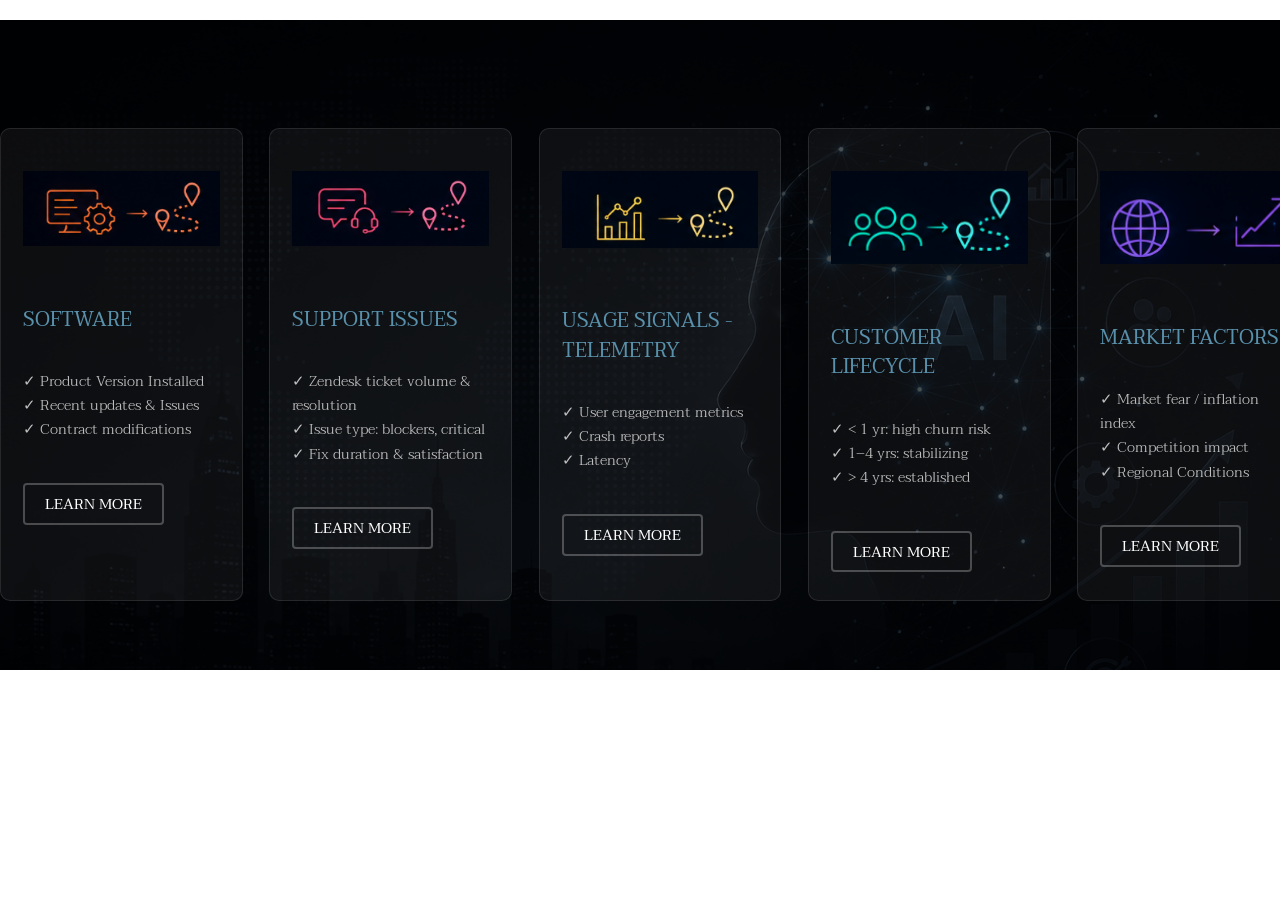
<file: agentic_ai.html>
<!DOCTYPE HTML>
<!--
	Transitive by TEMPLATED
	templated.co @templatedco
	Released for free under the Creative Commons Attribution 3.0 license (templated.co/license)
-->
<html>
	<head>
		<title>Nithin Reddy Nagireddy - AI Engineer</title>
		<meta charset="utf-8" />
		<meta name="viewport" content="width=device-width, initial-scale=1" />
		<link rel="stylesheet" href="assets/css/main.css" />
	</head>
	<body>

		<!-- Two -->
			<section id="two" class="wrapper style3">
				<div class="inner">
					<div id=".skills-grid-3" class="skills-grid-3">
						<div class="skill-card">
							<div class="image fit">
								<img src="images/multi agent/contracts.png" alt="" />
							</div>
							<header>
								<h3>Software</h3>
							</header>
							<p>✓   Product Version Installed <br>✓   Recent updates & Issues <br>✓   Contract modifications</p>
							<ul class="actions">
								<li><a href="#" class="button alt">Learn More</a></li>
							</ul>
						</div>
						<div class="skill-card">
							<div class="image fit">
								<img src="images/multi agent/tickets.png" alt="" />
							</div>
							<header>
								<h3>Support Issues</h3>
							</header>
							<p>✓   Zendesk ticket volume & resolution <br>✓   Issue type: blockers, critical <br>✓   Fix duration & satisfaction</p>
							<ul class="actions">
								<li><a href="#" class="button alt">Learn More</a></li>
							</ul>
						</div>
						<div class="skill-card">
							<div class="image fit">
								<img src="images/multi agent/telemetry.png" alt="" />
							</div>
							<header>
								<h3>Usage Signals - Telemetry</h3>
							</header>
							<p>✓   User engagement metrics <br>✓   Crash reports <br>✓   Latency</p>
							<ul class="actions">
								<li><a href="#" class="button alt">Learn More</a></li>
							</ul>
						</div>
						<div class="skill-card">
							<div class="image fit">
								<img src="images/multi agent/customer_lifetime.png" alt="" />
							</div>
							<header>
								<h3>Customer Lifecycle</h3>
							</header>
							<p>✓    < 1 yr: high churn risk <br>✓    1–4 yrs: stabilizing <br>✓    > 4 yrs: established</p>
							<ul class="actions">
								<li><a href="#" class="button alt">Learn More</a></li>
							</ul>
						</div>
						<div class="skill-card">
							<div class="image fit">
								<img src="images/multi agent/competition.png" alt="" />
							</div>
							<header>
								<h3>Market Factors</h3>
							</header>
							<p>✓   Market fear / inflation index <br>✓   Competition impact <br>✓   Regional Conditions </p>
							<ul class="actions">
								<li><a href="#" class="button alt">Learn More</a></li>
							</ul>
						</div>


					</div>
				</div>

	</body>
</html>
</file>
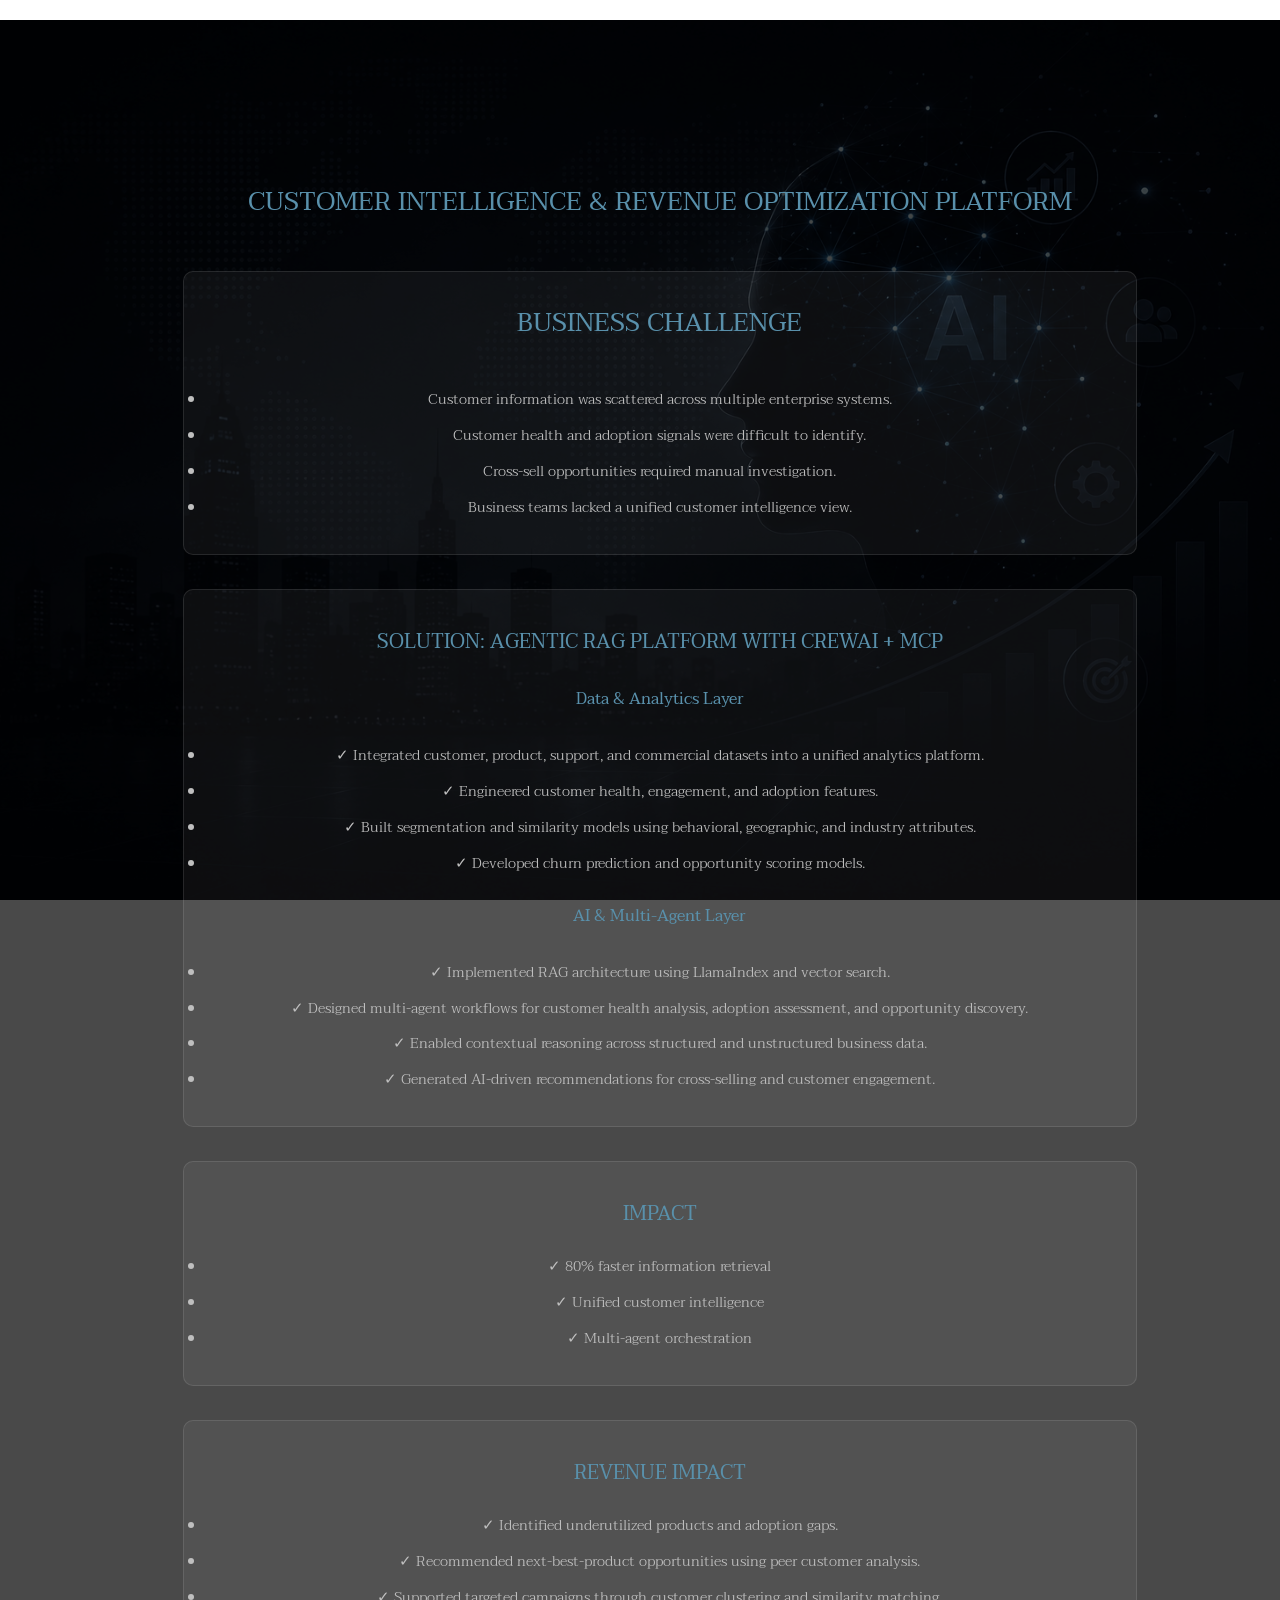
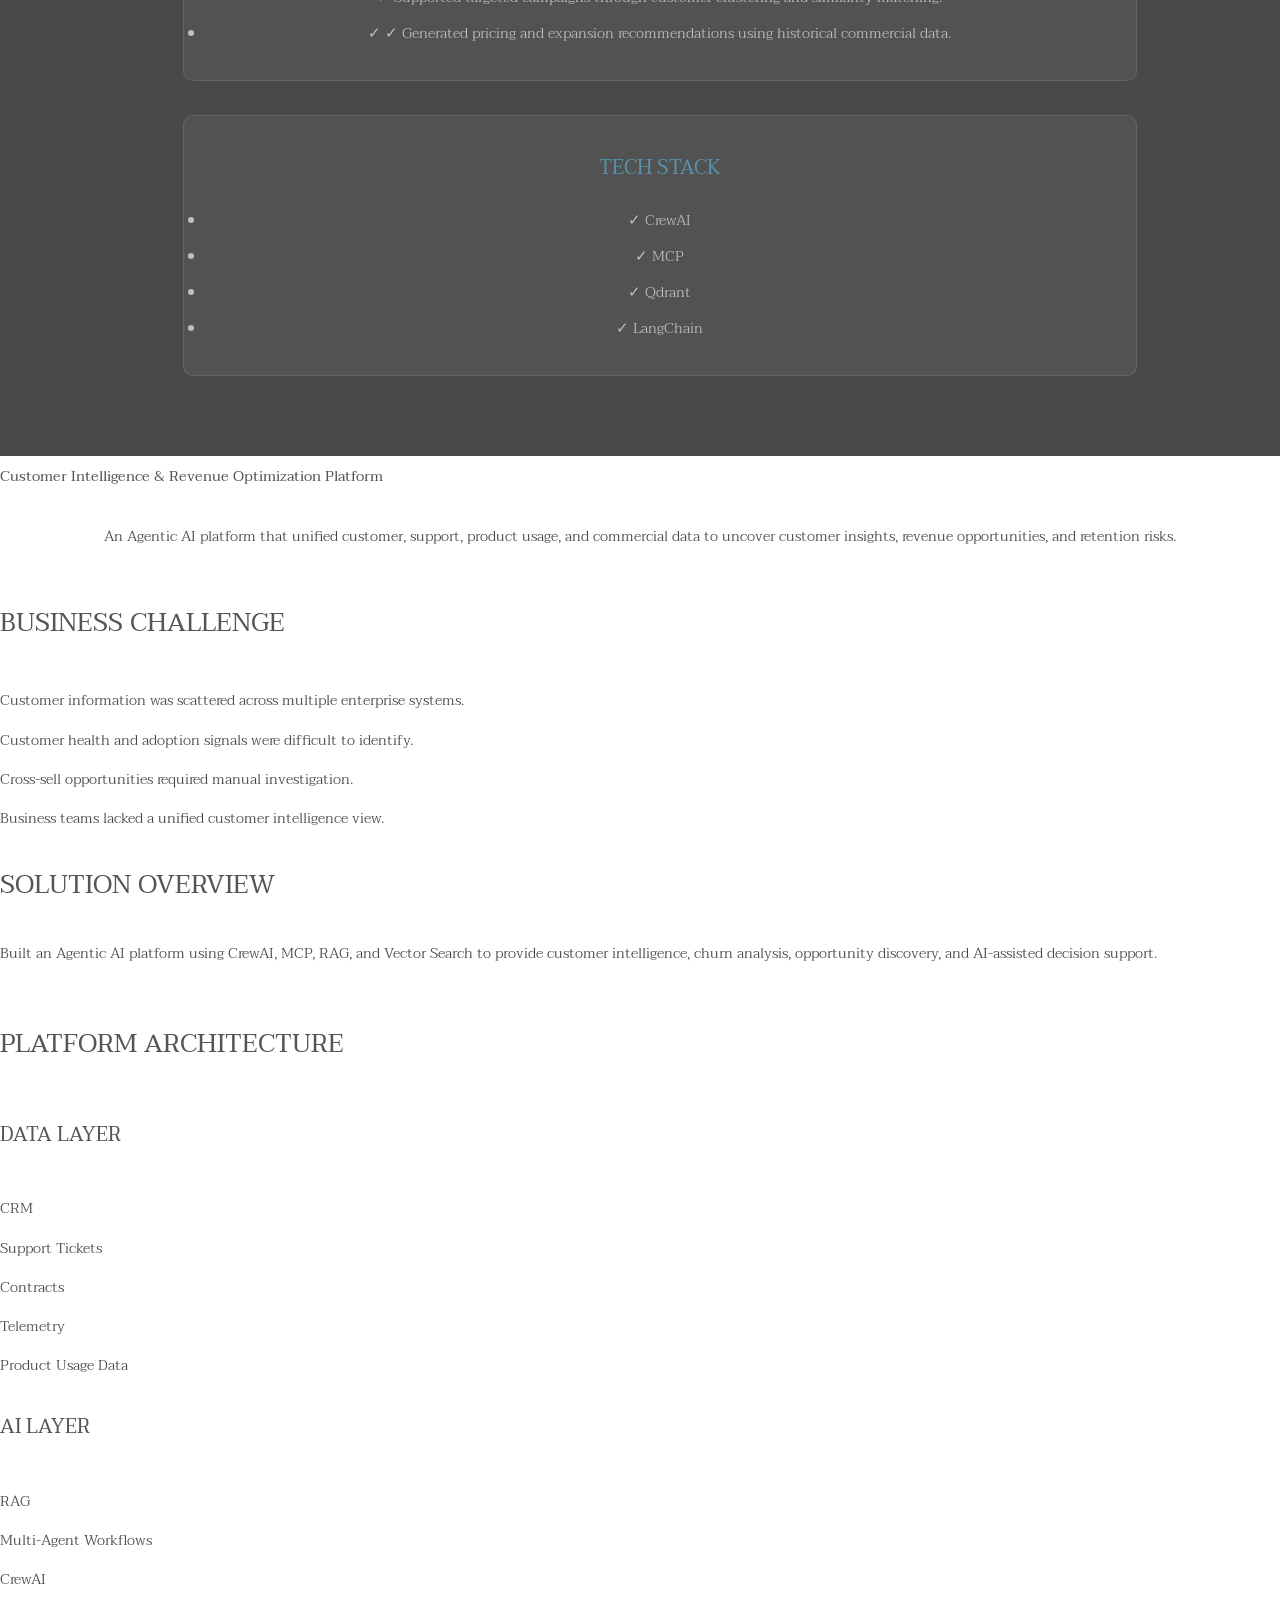
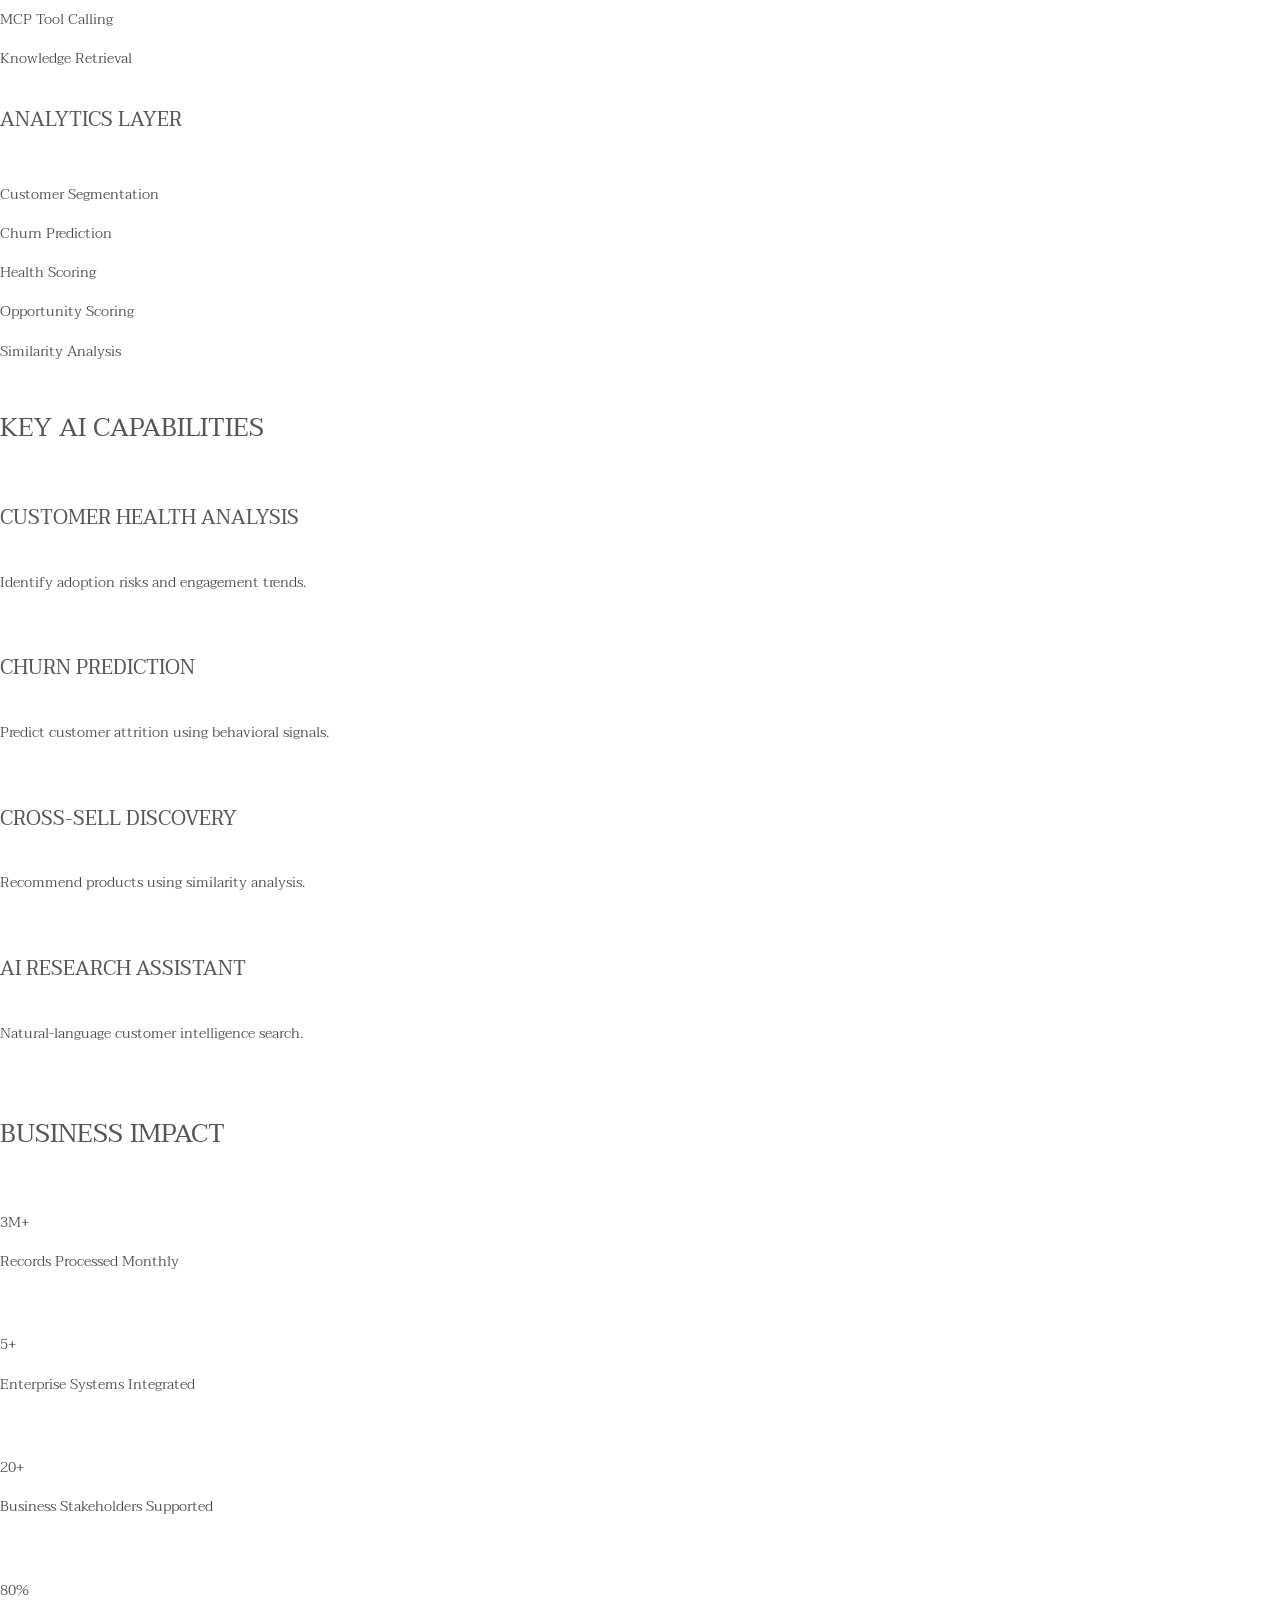
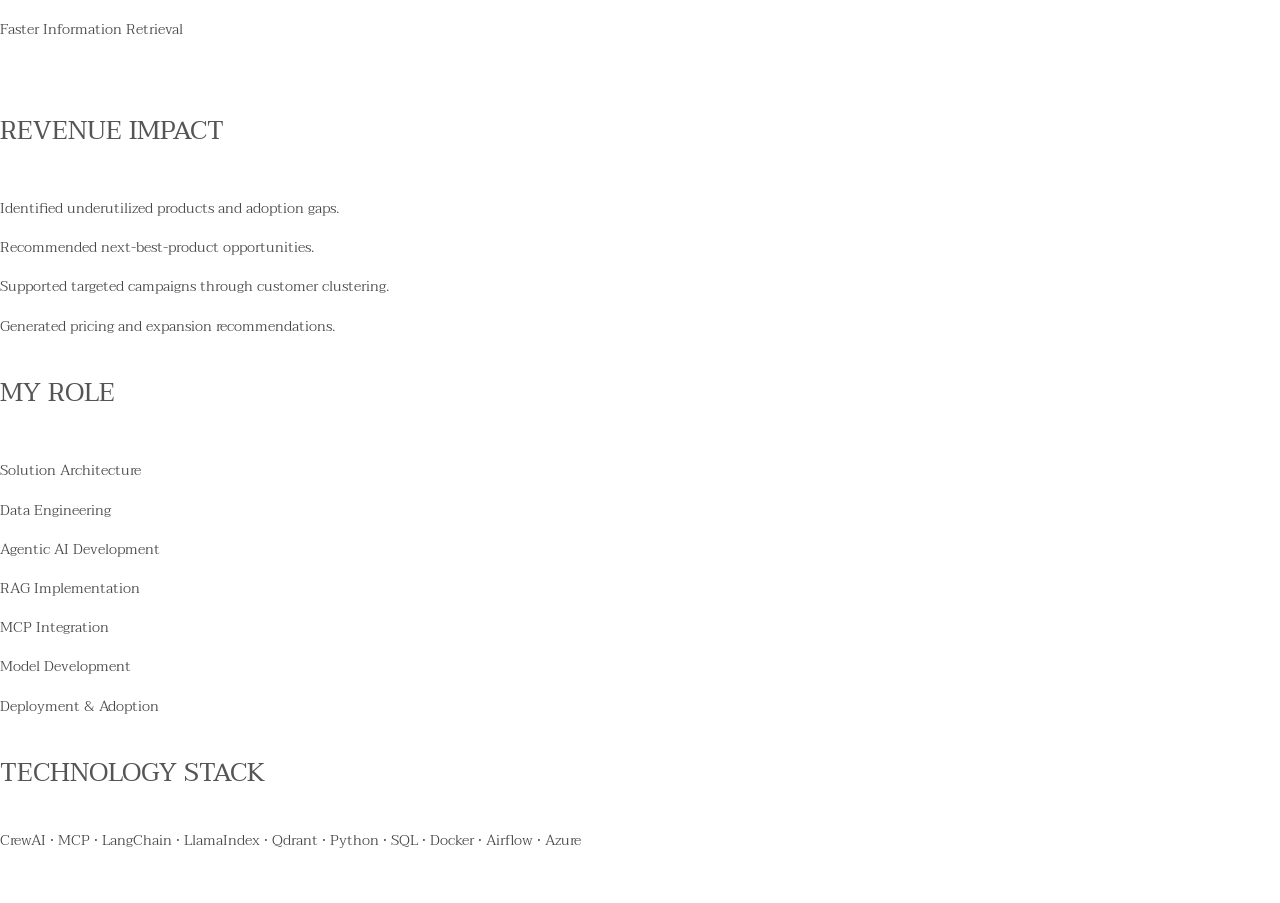
<file: cirop_details.html>
<!DOCTYPE HTML>
<!--
	Transitive by TEMPLATED
	templated.co @templatedco
	Released for free under the Creative Commons Attribution 3.0 license (templated.co/license)
-->
<html>
	<head>
		<title>Nithin Reddy Nagireddy - AI Engineer</title>
		<meta charset="utf-8" />
		<meta name="viewport" content="width=device-width, initial-scale=1" />
		<link rel="stylesheet" href="assets/css/main.css" />
	</head>
	<body>

		<!-- Four -->
			<section id="four" class="wrapper style3">
				<div class="inner">

					<header class="align-center">
                        <h2>Customer Intelligence & Revenue Optimization Platform</h2>
						<section id="skills" class="skills-section">
							<div class="container">

								<div class="skills-grid-2">

									<div class="skill-card">
										<h2>Business Challenge</h2>
										<ul>
										<li>Customer information was scattered across multiple enterprise systems.</li>
										<li>Customer health and adoption signals were difficult to identify.</li>
										<li>Cross-sell opportunities required manual investigation.</li>
										<li>Business teams lacked a unified customer intelligence view.</li>
										</ul>
									</div>
								</div>
							</div>
						</section>

						<section id="skills" class="skills-section">
							<div class="container">

								<div class="skills-grid-2">

									<div class="skill-card">
										<ul>
                                            <h3>Solution: Agentic RAG platform with CrewAI + MCP</h3>
                                            <h4>Data & Analytics Layer</h4>
											<li>✓  Integrated customer, product, support, and commercial datasets into a unified analytics platform.</li>
											<li>✓  Engineered customer health, engagement, and adoption features.</li>
											<li>✓  Built segmentation and similarity models using behavioral, geographic, and industry attributes.</li>
                                            <li>✓  Developed churn prediction and opportunity scoring models.</li>
                                        </ul>
                                        <ul>
                                            <h4>AI & Multi-Agent Layer</h4>
											<li>✓  Implemented RAG architecture using LlamaIndex and vector search.</li>
                                            <li>✓  Designed multi-agent workflows for customer health analysis, adoption assessment, and opportunity discovery.</li>
                                            <li>✓  Enabled contextual reasoning across structured and unstructured business data.</li>
                                            <li>✓  Generated AI-driven recommendations for cross-selling and customer engagement.</li>
                                        </ul>
									</div>
								</div>
							</div>
						</section>
						
						<section id="skills" class="skills-section">
							<div class="container">

								<div class="skills-grid-2">
                                    
									<div class="skill-card">
										<ul>
                                            <h3>Impact</h3>
											<li>✓ 80% faster information retrieval</li>
											<li>✓ Unified customer intelligence</li>
											<li>✓ Multi-agent orchestration</li>
										</ul>
									</div>
								</div>
							</div>
						</section>
						
						<section id="skills" class="skills-section">
							<div class="container">

								<div class="skills-grid-2">
                                    
									<div class="skill-card">
										<ul>
                                            <h3>Revenue Impact</h3>
											<li>✓ Identified underutilized products and adoption gaps.</li>
											<li>✓ Recommended next-best-product opportunities using peer customer analysis.</li>
											<li>✓ Supported targeted campaigns through customer clustering and similarity matching.</li>
                                            <li>✓ ✓ Generated pricing and expansion recommendations using historical commercial data.</li>
										</ul>
									</div>
								</div>
							</div>
						</section>
						
						<section id="skills" class="skills-section">
							<div class="container">

								<div class="skills-grid-2">
									<div class="skill-card">
										<ul>
                                            <h3>Tech Stack</h3>
											<li>✓ CrewAI</li>
											<li>✓ MCP</li>
											<li>✓ Qdrant</li>
											<li>✓ LangChain</li>
										</ul>
									</div>
								</div>
							</div>
						</section>
				</div>
			</section>

	</body>
</html>



</head>

<body>

<h1>Customer Intelligence & Revenue Optimization Platform</h1>

<p style="text-align:center">
An Agentic AI platform that unified customer, support, product usage, and commercial data to uncover customer insights, revenue opportunities, and retention risks.
</p>

<div class="section">
<h2>Business Challenge</h2>

<ul>
<li>Customer information was scattered across multiple enterprise systems.</li>
<li>Customer health and adoption signals were difficult to identify.</li>
<li>Cross-sell opportunities required manual investigation.</li>
<li>Business teams lacked a unified customer intelligence view.</li>
</ul>

</div>

<div class="section">

<h2>Solution Overview</h2>

<p>
Built an Agentic AI platform using CrewAI, MCP, RAG, and Vector Search
to provide customer intelligence, churn analysis, opportunity discovery,
and AI-assisted decision support.
</p>

</div>

<div class="section">

<h2>Platform Architecture</h2>

<div class="grid">

<div class="card">
<h3>Data Layer</h3>

<ul>
<li>CRM</li>
<li>Support Tickets</li>
<li>Contracts</li>
<li>Telemetry</li>
<li>Product Usage Data</li>
</ul>
</div>

<div class="card">
<h3>AI Layer</h3>

<ul>
<li>RAG</li>
<li>Multi-Agent Workflows</li>
<li>CrewAI</li>
<li>MCP Tool Calling</li>
<li>Knowledge Retrieval</li>
</ul>
</div>

<div class="card">
<h3>Analytics Layer</h3>

<ul>
<li>Customer Segmentation</li>
<li>Churn Prediction</li>
<li>Health Scoring</li>
<li>Opportunity Scoring</li>
<li>Similarity Analysis</li>
</ul>
</div>

</div>

</div>

<div class="section">

<h2>Key AI Capabilities</h2>

<div class="grid">

<div class="card">
<h3>Customer Health Analysis</h3>
<p>Identify adoption risks and engagement trends.</p>
</div>

<div class="card">
<h3>Churn Prediction</h3>
<p>Predict customer attrition using behavioral signals.</p>
</div>

<div class="card">
<h3>Cross-Sell Discovery</h3>
<p>Recommend products using similarity analysis.</p>
</div>

<div class="card">
<h3>AI Research Assistant</h3>
<p>Natural-language customer intelligence search.</p>
</div>

</div>

</div>

<div class="section">

<h2>Business Impact</h2>

<div class="grid">

<div class="card">
<div class="metric">3M+</div>
<p>Records Processed Monthly</p>
</div>

<div class="card">
<div class="metric">5+</div>
<p>Enterprise Systems Integrated</p>
</div>

<div class="card">
<div class="metric">20+</div>
<p>Business Stakeholders Supported</p>
</div>

<div class="card">
<div class="metric">80%</div>
<p>Faster Information Retrieval</p>
</div>

</div>

</div>

<div class="section">

<h2>Revenue Impact</h2>

<ul>
<li>Identified underutilized products and adoption gaps.</li>
<li>Recommended next-best-product opportunities.</li>
<li>Supported targeted campaigns through customer clustering.</li>
<li>Generated pricing and expansion recommendations.</li>
</ul>

</div>

<div class="section">

<h2>My Role</h2>

<ul>
<li>Solution Architecture</li>
<li>Data Engineering</li>
<li>Agentic AI Development</li>
<li>RAG Implementation</li>
<li>MCP Integration</li>
<li>Model Development</li>
<li>Deployment & Adoption</li>
</ul>

</div>

<div class="section">

<h2>Technology Stack</h2>

<p>
CrewAI • MCP • LangChain • LlamaIndex • Qdrant • Python • SQL • Docker • Airflow • Azure
</p>

</div>

</body>
</html>
</file>
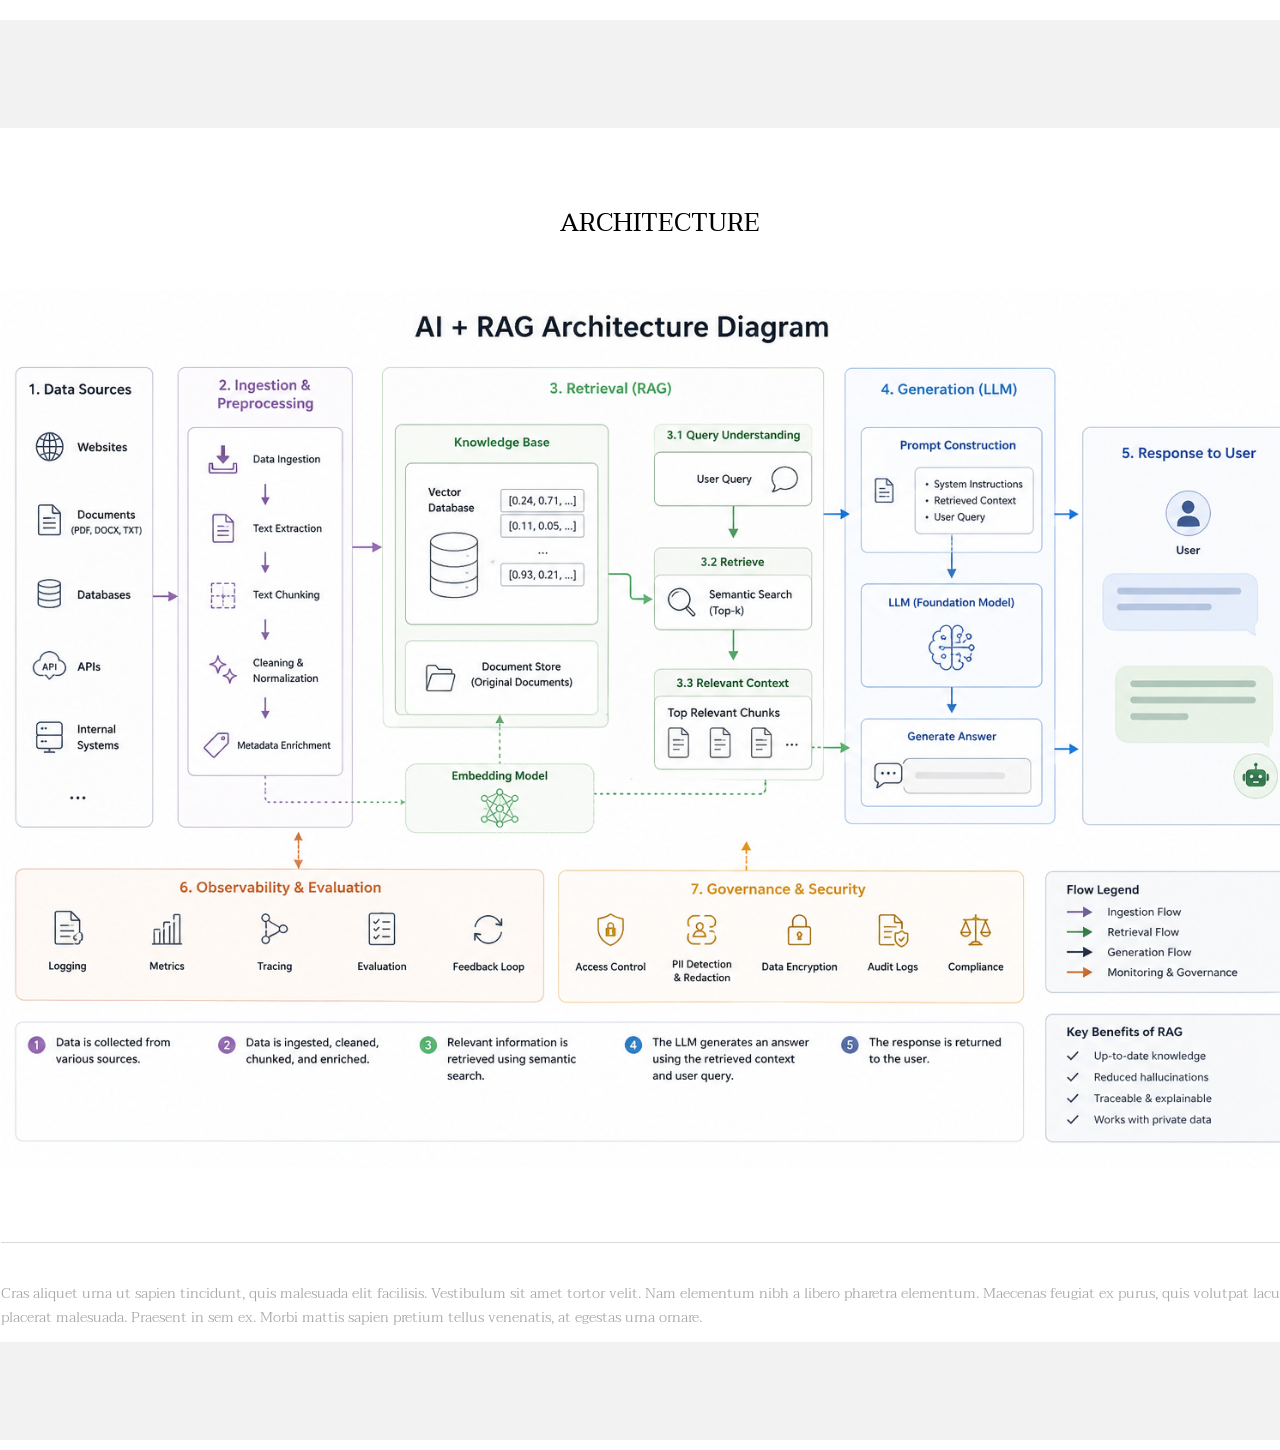
<file: rag_infra.html>
<!DOCTYPE HTML>
<!--
	Transitive by TEMPLATED
	templated.co @templatedco
	Released for free under the Creative Commons Attribution 3.0 license (templated.co/license)
-->
<html>
	<head>
		<title>Nithin Reddy Nagireddy - AI Engineer</title>
		<meta charset="utf-8" />
		<meta name="viewport" content="width=device-width, initial-scale=1" />
		<link rel="stylesheet" href="assets/css/main.css" />
	</head>
	<body>

    
    <!-- Three -->
        <section id="three" class="wrapper style2">
            <div class="inner">

                    <div>
                        <div class="box">
                            
                            <div class="content">
                                <header class="align-center">
                                    <h2>Architecture</h2>
                                    <div class="image fit">
                                        <img src="images/ai_rag.png" alt="" />
                                    </div>
                                </header>
                                <hr />
                                <p> Cras aliquet urna ut sapien tincidunt, quis malesuada elit facilisis. Vestibulum sit amet tortor velit. Nam elementum nibh a libero pharetra elementum. Maecenas feugiat ex purus, quis volutpat lacus placerat malesuada. Praesent in sem ex. Morbi mattis sapien pretium tellus venenatis, at egestas urna ornare.</p>
                            </div>
                        </div>
                    </div>


	</body>
</html>
</file>
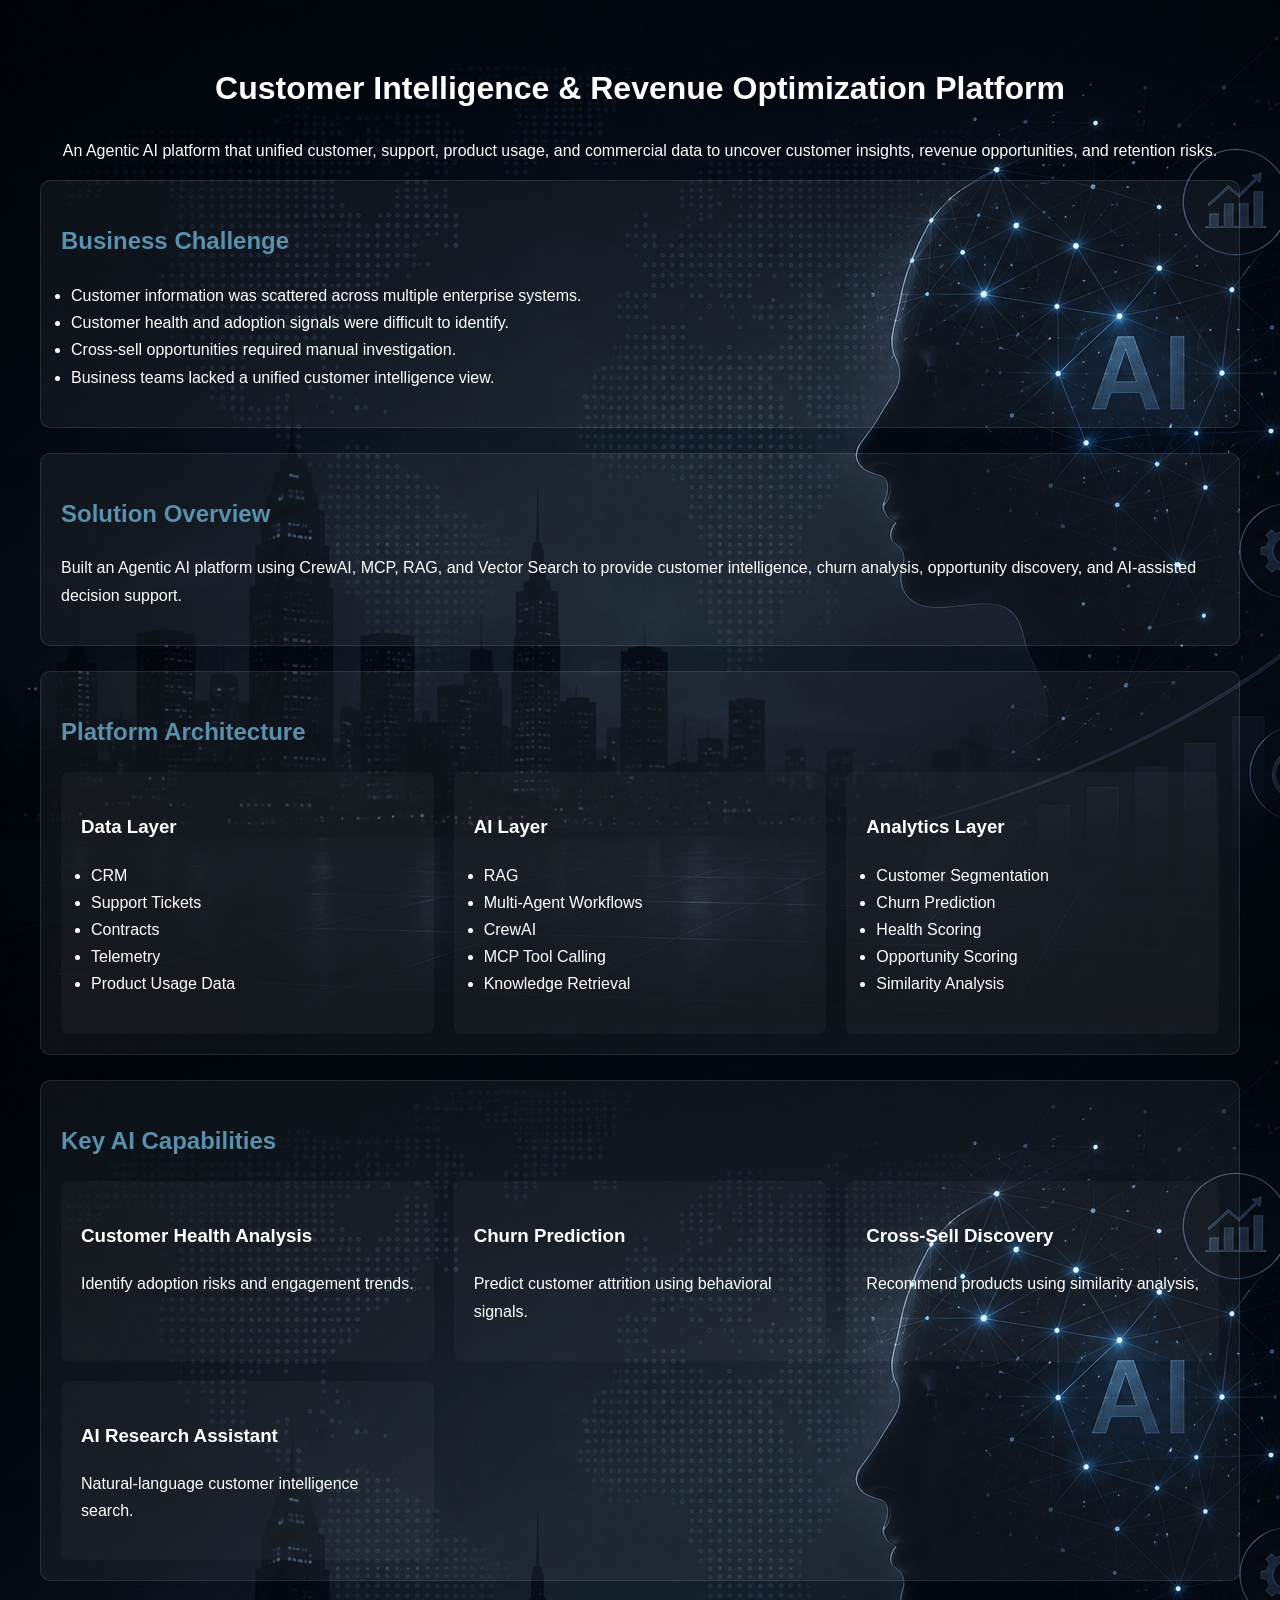
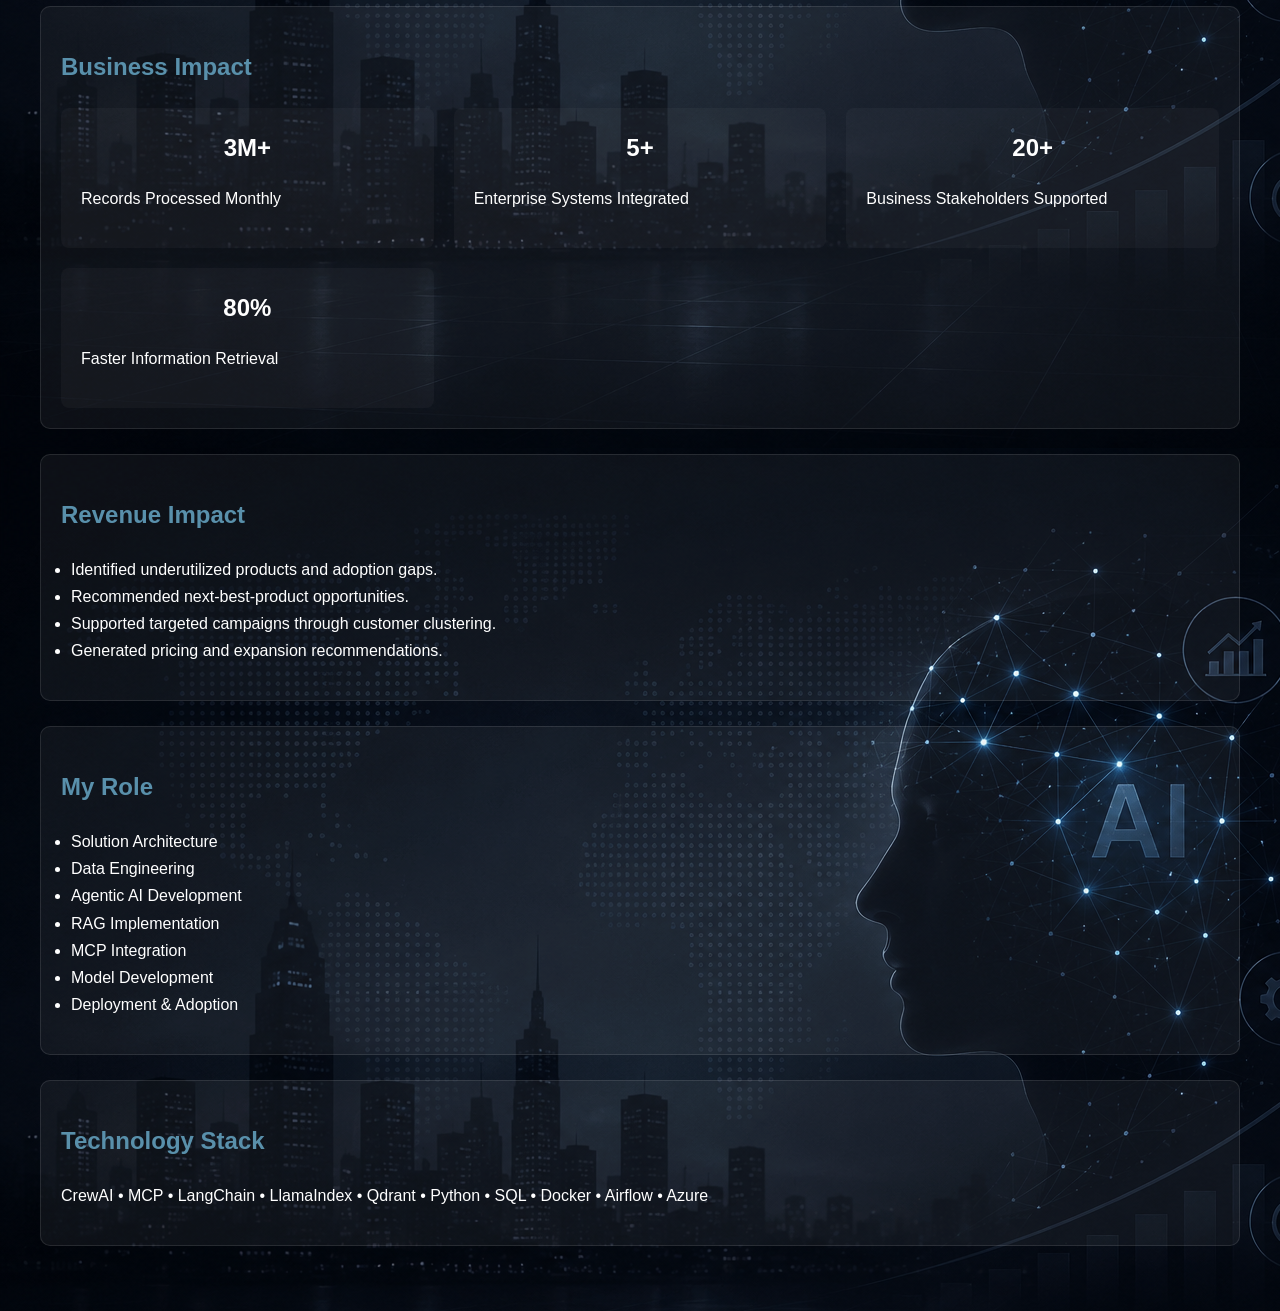
<file: test_page.html>
<!DOCTYPE html>
<html lang="en">
<head>
<meta charset="UTF-8">
<meta name="viewport" content="width=device-width, initial-scale=1.0">
<title>Customer Intelligence Platform</title>

<style>
body{
    background: url('images/ai_background.png');
    color:white;
    font-family:Arial,sans-serif;
    max-width:auto;
    margin:auto;
    padding:40px;
    line-height:1.7;
}

.section{
    background:rgba(255,255,255,0.05);
    padding:20px;
    margin-bottom:25px;
    border-radius:10px;
    border:1px solid rgba(255,255,255,0.1);
}

h1{
    text-align:center;
}

h2{
    color:#5990ab;
}

.grid{
    display:grid;
    grid-template-columns:repeat(auto-fit,minmax(350px,1fr));
    gap:20px;
}

.card{
    background:rgba(255,255,255,0.03);
    padding:20px;
    border-radius:8px;
}

.metric{
    text-align:center;
    font-size:24px;
    font-weight:bold;
}

ul{
    padding-left:10px;
}
</style>

</head>

<body>
							
        <h1>Customer Intelligence & Revenue Optimization Platform</h1>

        <p style="text-align:center">
        An Agentic AI platform that unified customer, support, product usage, and commercial data to uncover customer insights, revenue opportunities, and retention risks.
        </p>

        <div class="section">
        <h2>Business Challenge</h2>

        <ul>
        <li>Customer information was scattered across multiple enterprise systems.</li>
        <li>Customer health and adoption signals were difficult to identify.</li>
        <li>Cross-sell opportunities required manual investigation.</li>
        <li>Business teams lacked a unified customer intelligence view.</li>
        </ul>

        </div>

        <div class="section">

        <h2>Solution Overview</h2>

        <p>
        Built an Agentic AI platform using CrewAI, MCP, RAG, and Vector Search
        to provide customer intelligence, churn analysis, opportunity discovery,
        and AI-assisted decision support.
        </p>

        </div>

        <div class="section">

        <h2>Platform Architecture</h2>

        <div class="grid">

        <div class="card">
        <h3>Data Layer</h3>

        <ul>
        <li>CRM</li>
        <li>Support Tickets</li>
        <li>Contracts</li>
        <li>Telemetry</li>
        <li>Product Usage Data</li>
        </ul>
        </div>

        <div class="card">
        <h3>AI Layer</h3>

        <ul>
        <li>RAG</li>
        <li>Multi-Agent Workflows</li>
        <li>CrewAI</li>
        <li>MCP Tool Calling</li>
        <li>Knowledge Retrieval</li>
        </ul>
        </div>

        <div class="card">
        <h3>Analytics Layer</h3>

        <ul>
        <li>Customer Segmentation</li>
        <li>Churn Prediction</li>
        <li>Health Scoring</li>
        <li>Opportunity Scoring</li>
        <li>Similarity Analysis</li>
        </ul>
        </div>

        </div>

        </div>

        <div class="section">

        <h2>Key AI Capabilities</h2>

        <div class="grid">

        <div class="card">
        <h3>Customer Health Analysis</h3>
        <p>Identify adoption risks and engagement trends.</p>
        </div>

        <div class="card">
        <h3>Churn Prediction</h3>
        <p>Predict customer attrition using behavioral signals.</p>
        </div>

        <div class="card">
        <h3>Cross-Sell Discovery</h3>
        <p>Recommend products using similarity analysis.</p>
        </div>

        <div class="card">
        <h3>AI Research Assistant</h3>
        <p>Natural-language customer intelligence search.</p>
        </div>

        </div>

        </div>

        <div class="section">

        <h2>Business Impact</h2>

        <div class="grid">

        <div class="card">
        <div class="metric">3M+</div>
        <p>Records Processed Monthly</p>
        </div>

        <div class="card">
        <div class="metric">5+</div>
        <p>Enterprise Systems Integrated</p>
        </div>

        <div class="card">
        <div class="metric">20+</div>
        <p>Business Stakeholders Supported</p>
        </div>

        <div class="card">
        <div class="metric">80%</div>
        <p>Faster Information Retrieval</p>
        </div>

        </div>

        </div>

        <div class="section">

        <h2>Revenue Impact</h2>

        <ul>
        <li>Identified underutilized products and adoption gaps.</li>
        <li>Recommended next-best-product opportunities.</li>
        <li>Supported targeted campaigns through customer clustering.</li>
        <li>Generated pricing and expansion recommendations.</li>
        </ul>

        </div>

        <div class="section">

        <h2>My Role</h2>

        <ul>
        <li>Solution Architecture</li>
        <li>Data Engineering</li>
        <li>Agentic AI Development</li>
        <li>RAG Implementation</li>
        <li>MCP Integration</li>
        <li>Model Development</li>
        <li>Deployment & Adoption</li>
        </ul>

        </div>

        <div class="section">

        <h2>Technology Stack</h2>

        <p>
        CrewAI • MCP • LangChain • LlamaIndex • Qdrant • Python • SQL • Docker • Airflow • Azure
        </p>

</div>
</body>
</html>
</file>
<file: assets/css/main.css>
@charset "UTF-8";
@import url(font-awesome.min.css);
@import url("https://fonts.googleapis.com/css?family=Taviraj:300,400,700,300i,400i,700i");

/*
	Transitive by TEMPLATED
	templated.co @templatedco
	Released for free under the Creative Commons Attribution 3.0 license (templated.co/license)
*/

/* Reset */

	html, body, div, span, applet, object, iframe, h1, h2, h3, h4, h5, h6, p, blockquote, pre, a, abbr, acronym, address, big, cite, code, del, dfn, em, img, ins, kbd, q, s, samp, small, strike, strong, sub, sup, tt, var, b, u, i, center, dl, dt, dd, ol, ul, li, fieldset, form, label, legend, table, caption, tbody, tfoot, thead, tr, th, td, article, aside, canvas, details, embed, figure, figcaption, footer, header, hgroup, menu, nav, output, ruby, section, summary, time, mark, audio, video {
		margin: 0;
		padding-top: 10px;
		padding-bottom: 5px;
		border: 0;
		font-size: 100%;
		font: inherit;
		vertical-align: baseline;
	}

	article, aside, details, figcaption, figure, footer, header, hgroup, menu, nav, section {
		display: block;
	}

	body {
		line-height: 1;
	}

	ol, ul {
		list-style: none;
	}

	blockquote, q {
		quotes: none;
	}

	blockquote:before, blockquote:after, q:before, q:after {
		content: '';
		content: none;
	}

	table {
		border-collapse: collapse;
		border-spacing: 0;
	}

	body {
		-webkit-text-size-adjust: none;
	}

	.section-info{
		background:rgba(255,255,255,0.05);
		margin-top:1rem;
		margin-bottom:1rem;
		margin-left: 2.5rem;
		border-radius:10px;
		border:1px solid rgba(255,255,255,0.1);
	}

	.section-info h1{
		text-align:center;
	}

	.section-info h2{
		color:#5990ab;
		margin-left: 1rem;
		text-align:center;
	}

	.section-info  .skills-grid-3 {
		display: grid;
		grid-template-columns: repeat(1fr, 4);
		gap: 2%;
	}

	.section-info p{
		text-align:center;
		margin: 0 0 0 0;
	}
	.section-info .grid{
		margin-left: 50px;
		display: flex;
		flex-wrap: wrap;
		gap: 2%;
		margin-bottom:1rem;
	}

	.section-info .card{
		background:rgba(255,255,255,0.03);
		padding:5px;
		border-radius:8px;
	}

	.section-info .metric{
    text-align:center;
    font-size:24px;
    font-weight:bold;
	text-color:#5990ab;
	}

/* Box Model */

	*, *:before, *:after {
		-moz-box-sizing: border-box;
		-webkit-box-sizing: border-box;
		box-sizing: border-box;
	}

/* Containers */

	.continer_links {
		display: grid;
  		grid-template-columns: auto auto auto;
		grid-gap: 5px 5px;
		justify-content: center;
		color: #b3b4b4;
	}

	.container {
		margin-left: auto;
		margin-right: auto;
	}

	.container.\31 25\25 {
		width: 100%;
		max-width: 100rem;
		min-width: 80rem;
	}

	.container.\37 5\25 {
		width: 60rem;
	}

	.container.\35 0\25 {
		width: 40rem;
	}

	.container.\32 5\25 {
		width: 20rem;
	}

	.container {
		width: 80rem;
	}

	.skills-section {
    padding: 2px 0;
	}

	.skills-section h2 {
		text-align: center;
		margin-bottom: 2rem;
	}

	.skills-grid-1 {
		display: grid;
		grid-template-columns: repeat(4, 1fr);
		gap: 1rem;
		padding: 0 2rem;
	}

	.skills-grid-2 {
		display: grid;
		grid-template-columns: repeat(1, 1fr);
		gap: 1rem;
	}
	
	.skills-grid-3 {
		display: grid;
		grid-template-columns: repeat(5, 1fr);
		gap: 2%;
	}

	.skill-card {
		padding: 1.5rem;
		border-radius: 10px;
		background: rgba(255,255,255,0.05);
		border: 1px solid rgba(255,255,255,0.1);
	}

	.skill-card h3 {
		margin-bottom: 1rem;
	}

	.skill-card ul {
		padding: 0.4rem 0;
		list-style-type: disc;
	}

	.skill-card li {
		padding: 0.4rem 0;
    	display: list-item;
    	unicode-bidi: isolate;
	}

	
	.skill-card-center1 {
		padding: 1.5rem;
		border-radius: 10px;
		background: rgba(255,255,255,0.05);
		border: 1px solid rgba(255,255,255,0.1);
		text-align: center;
	}

	.skill-card-center1 h3 {
		margin-bottom: 1rem;
	}

	.skill-card-center1 ul {
		padding: 0.4rem 0;
	}

	.skill-card-center1 li {
		padding: 0.4rem 0;
	}


	@media (max-width: 768px) {
		.skills-grid {
			grid-template-columns: 1fr;
		}
	}

	@media screen and (max-width: 1680px) {

		.container.\31 25\25 {
			width: 100%;
			max-width: 100rem;
			min-width: 80rem;
		}

		.container.\37 5\25 {
			width: 60rem;
		}

		.container.\35 0\25 {
			width: 40rem;
		}

		.container.\32 5\25 {
			width: 20rem;
		}

		.container {
			width: 80rem;
		}

	}

	@media screen and (max-width: 1280px) {

		.container.\31 25\25 {
			width: 100%;
			max-width: 81.25rem;
			min-width: 65rem;
		}

		.container.\37 5\25 {
			width: 48.75rem;
		}

		.container.\35 0\25 {
			width: 32.5rem;
		}

		.container.\32 5\25 {
			width: 16.25rem;
		}

		.container {
			width: 65rem;
		}

	}

	@media screen and (max-width: 980px) {

		.container.\31 25\25 {
			width: 100%;
			max-width: 112.5%;
			min-width: 90%;
		}

		.container.\37 5\25 {
			width: 67.5%;
		}

		.container.\35 0\25 {
			width: 45%;
		}

		.container.\32 5\25 {
			width: 22.5%;
		}

		.container {
			width: 90%;
		}

	}

	@media screen and (max-width: 736px) {

		.container.\31 25\25 {
			width: 100%;
			max-width: 112.5%;
			min-width: 90%;
		}

		.container.\37 5\25 {
			width: 67.5%;
		}

		.container.\35 0\25 {
			width: 45%;
		}

		.container.\32 5\25 {
			width: 22.5%;
		}

		.container {
			width: 90% !important;
		}

	}

	@media screen and (max-width: 480px) {

		.container.\31 25\25 {
			width: 100%;
			max-width: 112.5%;
			min-width: 90%;
		}

		.container.\37 5\25 {
			width: 67.5%;
		}

		.container.\35 0\25 {
			width: 45%;
		}

		.container.\32 5\25 {
			width: 22.5%;
		}

		.container {
			width: 90% !important;
		}

	}



/* Grid */

	.row {
		border-bottom: solid 1px transparent;
		-moz-box-sizing: border-box;
		-webkit-box-sizing: border-box;
		box-sizing: border-box;
	}

	.row > * {
		float: left;
		-moz-box-sizing: border-box;
		-webkit-box-sizing: border-box;
		box-sizing: border-box;
	}

	.row:after, .row:before {
		content: '';
		display: block;
		clear: both;
		height: 0;
	}

	.row.uniform > * > :first-child {
		margin-top: 0;
	}

	.row.uniform > * > :last-child {
		margin-bottom: 0;
	}

	.row.\30 \25 > * {
		padding: 0 0 0 0rem;
	}

	.row.\30 \25 {
		margin: 0 0 -1px 0rem;
	}

	.row.uniform.\30 \25 > * {
		padding: 0rem 0 0 0rem;
	}

	.row.uniform.\30 \25 {
		margin: 0rem 0 -1px 0rem;
	}

	.row > * {
		padding: 0 0 0 2rem;
	}

	.row {
		margin: 0 0 -1px -2rem;
	}

	.row.uniform > * {
		padding: 2rem 0 0 2rem;
	}

	.row.uniform {
		margin: -2rem 0 -1px -2rem;
	}

	.row.\32 00\25 > * {
		padding: 0 0 0 4rem;
	}

	.row.\32 00\25 {
		margin: 0 0 -1px -4rem;
	}

	.row.uniform.\32 00\25 > * {
		padding: 4rem 0 0 4rem;
	}

	.row.uniform.\32 00\25 {
		margin: -4rem 0 -1px -4rem;
	}

	.row.\31 50\25 > * {
		padding: 0 0 0 3rem;
	}

	.row.\31 50\25 {
		margin: 0 0 -1px -3rem;
	}

	.row.uniform.\31 50\25 > * {
		padding: 3rem 0 0 3rem;
	}

	.row.uniform.\31 50\25 {
		margin: -3rem 0 -1px -3rem;
	}

	.row.\35 0\25 > * {
		padding: 0 0 0 1rem;
	}

	.row.\35 0\25 {
		margin: 0 0 -1px -1rem;
	}

	.row.uniform.\35 0\25 > * {
		padding: 1rem 0 0 1rem;
	}

	.row.uniform.\35 0\25 {
		margin: -1rem 0 -1px -1rem;
	}

	.row.\32 5\25 > * {
		padding: 0 0 0 0.5rem;
	}

	.row.\32 5\25 {
		margin: 0 0 -1px -0.5rem;
	}

	.row.uniform.\32 5\25 > * {
		padding: 0.5rem 0 0 0.5rem;
	}

	.row.uniform.\32 5\25 {
		margin: -0.5rem 0 -1px -0.5rem;
	}

	.\31 2u, .\31 2u\24 {
		width: 100%;
		clear: none;
		margin-left: 0;
	}

	.\31 1u, .\31 1u\24 {
		width: 91.6666666667%;
		clear: none;
		margin-left: 0;
	}

	.\31 0u, .\31 0u\24 {
		width: 83.3333333333%;
		clear: none;
		margin-left: 0;
	}

	.\39 u, .\39 u\24 {
		width: 75%;
		clear: none;
		margin-left: 0;
	}

	.\38 u, .\38 u\24 {
		width: 66.6666666667%;
		clear: none;
		margin-left: 0;
	}

	.\37 u, .\37 u\24 {
		width: 58.3333333333%;
		clear: none;
		margin-left: 0;
	}

	.\36 u, .\36 u\24 {
		width: 50%;
		clear: none;
		margin-left: 0;
	}

	.\35 u, .\35 u\24 {
		width: 41.6666666667%;
		clear: none;
		margin-left: 0;
	}

	.\34 u, .\34 u\24 {
		width: 33.3333333333%;
		clear: none;
		margin-left: 0;
	}

	.\33 u, .\33 u\24 {
		width: 25%;
		clear: none;
		margin-left: 0;
	}

	.\32 u, .\32 u\24 {
		width: 16.6666666667%;
		clear: none;
		margin-left: 0;
	}

	.\31 u, .\31 u\24 {
		width: 8.3333333333%;
		clear: none;
		margin-left: 0;
	}

	.\31 2u\24 + *,
	.\31 1u\24 + *,
	.\31 0u\24 + *,
	.\39 u\24 + *,
	.\38 u\24 + *,
	.\37 u\24 + *,
	.\36 u\24 + *,
	.\35 u\24 + *,
	.\34 u\24 + *,
	.\33 u\24 + *,
	.\32 u\24 + *,
	.\31 u\24 + * {
		clear: left;
	}

	.\-11u {
		margin-left: 91.66667%;
	}

	.\-10u {
		margin-left: 83.33333%;
	}

	.\-9u {
		margin-left: 75%;
	}

	.\-8u {
		margin-left: 66.66667%;
	}

	.\-7u {
		margin-left: 58.33333%;
	}

	.\-6u {
		margin-left: 50%;
	}

	.\-5u {
		margin-left: 41.66667%;
	}

	.\-4u {
		margin-left: 33.33333%;
	}

	.\-3u {
		margin-left: 25%;
	}

	.\-2u {
		margin-left: 16.66667%;
	}

	.\-1u {
		margin-left: 8.33333%;
	}

	@media screen and (max-width: 1680px) {

		.row > * {
			padding: 0 0 0 2rem;
		}

		.row {
			margin: 0 0 -1px -2rem;
		}

		.row.uniform > * {
			padding: 2rem 0 0 2rem;
		}

		.row.uniform {
			margin: -2rem 0 -1px -2rem;
		}

		.row.\32 00\25 > * {
			padding: 0 0 0 4rem;
		}

		.row.\32 00\25 {
			margin: 0 0 -1px -4rem;
		}

		.row.uniform.\32 00\25 > * {
			padding: 4rem 0 0 4rem;
		}

		.row.uniform.\32 00\25 {
			margin: -4rem 0 -1px -4rem;
		}

		.row.\31 50\25 > * {
			padding: 0 0 0 3rem;
		}

		.row.\31 50\25 {
			margin: 0 0 -1px -3rem;
		}

		.row.uniform.\31 50\25 > * {
			padding: 3rem 0 0 3rem;
		}

		.row.uniform.\31 50\25 {
			margin: -3rem 0 -1px -3rem;
		}

		.row.\35 0\25 > * {
			padding: 0 0 0 1rem;
		}

		.row.\35 0\25 {
			margin: 0 0 -1px -1rem;
		}

		.row.uniform.\35 0\25 > * {
			padding: 1rem 0 0 1rem;
		}

		.row.uniform.\35 0\25 {
			margin: -1rem 0 -1px -1rem;
		}

		.row.\32 5\25 > * {
			padding: 0 0 0 0.5rem;
		}

		.row.\32 5\25 {
			margin: 0 0 -1px -0.5rem;
		}

		.row.uniform.\32 5\25 > * {
			padding: 0.5rem 0 0 0.5rem;
		}

		.row.uniform.\32 5\25 {
			margin: -0.5rem 0 -1px -0.5rem;
		}

		.\31 2u\28xlarge\29, .\31 2u\24\28xlarge\29 {
			width: 100%;
			clear: none;
			margin-left: 0;
		}

		.\31 1u\28xlarge\29, .\31 1u\24\28xlarge\29 {
			width: 91.6666666667%;
			clear: none;
			margin-left: 0;
		}

		.\31 0u\28xlarge\29, .\31 0u\24\28xlarge\29 {
			width: 83.3333333333%;
			clear: none;
			margin-left: 0;
		}

		.\39 u\28xlarge\29, .\39 u\24\28xlarge\29 {
			width: 75%;
			clear: none;
			margin-left: 0;
		}

		.\38 u\28xlarge\29, .\38 u\24\28xlarge\29 {
			width: 66.6666666667%;
			clear: none;
			margin-left: 0;
		}

		.\37 u\28xlarge\29, .\37 u\24\28xlarge\29 {
			width: 58.3333333333%;
			clear: none;
			margin-left: 0;
		}

		.\36 u\28xlarge\29, .\36 u\24\28xlarge\29 {
			width: 50%;
			clear: none;
			margin-left: 0;
		}

		.\35 u\28xlarge\29, .\35 u\24\28xlarge\29 {
			width: 41.6666666667%;
			clear: none;
			margin-left: 0;
		}

		.\34 u\28xlarge\29, .\34 u\24\28xlarge\29 {
			width: 33.3333333333%;
			clear: none;
			margin-left: 0;
		}

		.\33 u\28xlarge\29, .\33 u\24\28xlarge\29 {
			width: 25%;
			clear: none;
			margin-left: 0;
		}

		.\32 u\28xlarge\29, .\32 u\24\28xlarge\29 {
			width: 16.6666666667%;
			clear: none;
			margin-left: 0;
		}

		.\31 u\28xlarge\29, .\31 u\24\28xlarge\29 {
			width: 8.3333333333%;
			clear: none;
			margin-left: 0;
		}

		.\31 2u\24\28xlarge\29 + *,
		.\31 1u\24\28xlarge\29 + *,
		.\31 0u\24\28xlarge\29 + *,
		.\39 u\24\28xlarge\29 + *,
		.\38 u\24\28xlarge\29 + *,
		.\37 u\24\28xlarge\29 + *,
		.\36 u\24\28xlarge\29 + *,
		.\35 u\24\28xlarge\29 + *,
		.\34 u\24\28xlarge\29 + *,
		.\33 u\24\28xlarge\29 + *,
		.\32 u\24\28xlarge\29 + *,
		.\31 u\24\28xlarge\29 + * {
			clear: left;
		}

		.\-11u\28xlarge\29 {
			margin-left: 91.66667%;
		}

		.\-10u\28xlarge\29 {
			margin-left: 83.33333%;
		}

		.\-9u\28xlarge\29 {
			margin-left: 75%;
		}

		.\-8u\28xlarge\29 {
			margin-left: 66.66667%;
		}

		.\-7u\28xlarge\29 {
			margin-left: 58.33333%;
		}

		.\-6u\28xlarge\29 {
			margin-left: 50%;
		}

		.\-5u\28xlarge\29 {
			margin-left: 41.66667%;
		}

		.\-4u\28xlarge\29 {
			margin-left: 33.33333%;
		}

		.\-3u\28xlarge\29 {
			margin-left: 25%;
		}

		.\-2u\28xlarge\29 {
			margin-left: 16.66667%;
		}

		.\-1u\28xlarge\29 {
			margin-left: 8.33333%;
		}

	}

	@media screen and (max-width: 1280px) {

		.row > * {
			padding: 0 0 0 1.5rem;
		}

		.row {
			margin: 0 0 -1px -1.5rem;
		}

		.row.uniform > * {
			padding: 1.5rem 0 0 1.5rem;
		}

		.row.uniform {
			margin: -1.5rem 0 -1px -1.5rem;
		}

		.row.\32 00\25 > * {
			padding: 0 0 0 3rem;
		}

		.row.\32 00\25 {
			margin: 0 0 -1px -3rem;
		}

		.row.uniform.\32 00\25 > * {
			padding: 3rem 0 0 3rem;
		}

		.row.uniform.\32 00\25 {
			margin: -3rem 0 -1px -3rem;
		}

		.row.\31 50\25 > * {
			padding: 0 0 0 2.25rem;
		}

		.row.\31 50\25 {
			margin: 0 0 -1px -2.25rem;
		}

		.row.uniform.\31 50\25 > * {
			padding: 2.25rem 0 0 2.25rem;
		}

		.row.uniform.\31 50\25 {
			margin: -2.25rem 0 -1px -2.25rem;
		}

		.row.\35 0\25 > * {
			padding: 0 0 0 0.75rem;
		}

		.row.\35 0\25 {
			margin: 0 0 -1px -0.75rem;
		}

		.row.uniform.\35 0\25 > * {
			padding: 0.75rem 0 0 0.75rem;
		}

		.row.uniform.\35 0\25 {
			margin: -0.75rem 0 -1px -0.75rem;
		}

		.row.\32 5\25 > * {
			padding: 0 0 0 0.375rem;
		}

		.row.\32 5\25 {
			margin: 0 0 -1px -0.375rem;
		}

		.row.uniform.\32 5\25 > * {
			padding: 0.375rem 0 0 0.375rem;
		}

		.row.uniform.\32 5\25 {
			margin: -0.375rem 0 -1px -0.375rem;
		}

		.\31 2u\28large\29, .\31 2u\24\28large\29 {
			width: 100%;
			clear: none;
			margin-left: 0;
		}

		.\31 1u\28large\29, .\31 1u\24\28large\29 {
			width: 91.6666666667%;
			clear: none;
			margin-left: 0;
		}

		.\31 0u\28large\29, .\31 0u\24\28large\29 {
			width: 83.3333333333%;
			clear: none;
			margin-left: 0;
		}

		.\39 u\28large\29, .\39 u\24\28large\29 {
			width: 75%;
			clear: none;
			margin-left: 0;
		}

		.\38 u\28large\29, .\38 u\24\28large\29 {
			width: 66.6666666667%;
			clear: none;
			margin-left: 0;
		}

		.\37 u\28large\29, .\37 u\24\28large\29 {
			width: 58.3333333333%;
			clear: none;
			margin-left: 0;
		}

		.\36 u\28large\29, .\36 u\24\28large\29 {
			width: 50%;
			clear: none;
			margin-left: 0;
		}

		.\35 u\28large\29, .\35 u\24\28large\29 {
			width: 41.6666666667%;
			clear: none;
			margin-left: 0;
		}

		.\34 u\28large\29, .\34 u\24\28large\29 {
			width: 33.3333333333%;
			clear: none;
			margin-left: 0;
		}

		.\33 u\28large\29, .\33 u\24\28large\29 {
			width: 25%;
			clear: none;
			margin-left: 0;
		}

		.\32 u\28large\29, .\32 u\24\28large\29 {
			width: 16.6666666667%;
			clear: none;
			margin-left: 0;
		}

		.\31 u\28large\29, .\31 u\24\28large\29 {
			width: 8.3333333333%;
			clear: none;
			margin-left: 0;
		}

		.\31 2u\24\28large\29 + *,
		.\31 1u\24\28large\29 + *,
		.\31 0u\24\28large\29 + *,
		.\39 u\24\28large\29 + *,
		.\38 u\24\28large\29 + *,
		.\37 u\24\28large\29 + *,
		.\36 u\24\28large\29 + *,
		.\35 u\24\28large\29 + *,
		.\34 u\24\28large\29 + *,
		.\33 u\24\28large\29 + *,
		.\32 u\24\28large\29 + *,
		.\31 u\24\28large\29 + * {
			clear: left;
		}

		.\-11u\28large\29 {
			margin-left: 91.66667%;
		}

		.\-10u\28large\29 {
			margin-left: 83.33333%;
		}

		.\-9u\28large\29 {
			margin-left: 75%;
		}

		.\-8u\28large\29 {
			margin-left: 66.66667%;
		}

		.\-7u\28large\29 {
			margin-left: 58.33333%;
		}

		.\-6u\28large\29 {
			margin-left: 50%;
		}

		.\-5u\28large\29 {
			margin-left: 41.66667%;
		}

		.\-4u\28large\29 {
			margin-left: 33.33333%;
		}

		.\-3u\28large\29 {
			margin-left: 25%;
		}

		.\-2u\28large\29 {
			margin-left: 16.66667%;
		}

		.\-1u\28large\29 {
			margin-left: 8.33333%;
		}

	}

	@media screen and (max-width: 980px) {

		.row > * {
			padding: 0 0 0 1.5rem;
		}

		.row {
			margin: 0 0 -1px -1.5rem;
		}

		.row.uniform > * {
			padding: 1.5rem 0 0 1.5rem;
		}

		.row.uniform {
			margin: -1.5rem 0 -1px -1.5rem;
		}

		.row.\32 00\25 > * {
			padding: 0 0 0 3rem;
		}

		.row.\32 00\25 {
			margin: 0 0 -1px -3rem;
		}

		.row.uniform.\32 00\25 > * {
			padding: 3rem 0 0 3rem;
		}

		.row.uniform.\32 00\25 {
			margin: -3rem 0 -1px -3rem;
		}

		.row.\31 50\25 > * {
			padding: 0 0 0 2.25rem;
		}

		.row.\31 50\25 {
			margin: 0 0 -1px -2.25rem;
		}

		.row.uniform.\31 50\25 > * {
			padding: 2.25rem 0 0 2.25rem;
		}

		.row.uniform.\31 50\25 {
			margin: -2.25rem 0 -1px -2.25rem;
		}

		.row.\35 0\25 > * {
			padding: 0 0 0 0.75rem;
		}

		.row.\35 0\25 {
			margin: 0 0 -1px -0.75rem;
		}

		.row.uniform.\35 0\25 > * {
			padding: 0.75rem 0 0 0.75rem;
		}

		.row.uniform.\35 0\25 {
			margin: -0.75rem 0 -1px -0.75rem;
		}

		.row.\32 5\25 > * {
			padding: 0 0 0 0.375rem;
		}

		.row.\32 5\25 {
			margin: 0 0 -1px -0.375rem;
		}

		.row.uniform.\32 5\25 > * {
			padding: 0.375rem 0 0 0.375rem;
		}

		.row.uniform.\32 5\25 {
			margin: -0.375rem 0 -1px -0.375rem;
		}

		.\31 2u\28medium\29, .\31 2u\24\28medium\29 {
			width: 100%;
			clear: none;
			margin-left: 0;
		}

		.\31 1u\28medium\29, .\31 1u\24\28medium\29 {
			width: 91.6666666667%;
			clear: none;
			margin-left: 0;
		}

		.\31 0u\28medium\29, .\31 0u\24\28medium\29 {
			width: 83.3333333333%;
			clear: none;
			margin-left: 0;
		}

		.\39 u\28medium\29, .\39 u\24\28medium\29 {
			width: 75%;
			clear: none;
			margin-left: 0;
		}

		.\38 u\28medium\29, .\38 u\24\28medium\29 {
			width: 66.6666666667%;
			clear: none;
			margin-left: 0;
		}

		.\37 u\28medium\29, .\37 u\24\28medium\29 {
			width: 58.3333333333%;
			clear: none;
			margin-left: 0;
		}

		.\36 u\28medium\29, .\36 u\24\28medium\29 {
			width: 50%;
			clear: none;
			margin-left: 0;
		}

		.\35 u\28medium\29, .\35 u\24\28medium\29 {
			width: 41.6666666667%;
			clear: none;
			margin-left: 0;
		}

		.\34 u\28medium\29, .\34 u\24\28medium\29 {
			width: 33.3333333333%;
			clear: none;
			margin-left: 0;
		}

		.\33 u\28medium\29, .\33 u\24\28medium\29 {
			width: 25%;
			clear: none;
			margin-left: 0;
		}

		.\32 u\28medium\29, .\32 u\24\28medium\29 {
			width: 16.6666666667%;
			clear: none;
			margin-left: 0;
		}

		.\31 u\28medium\29, .\31 u\24\28medium\29 {
			width: 8.3333333333%;
			clear: none;
			margin-left: 0;
		}

		.\31 2u\24\28medium\29 + *,
		.\31 1u\24\28medium\29 + *,
		.\31 0u\24\28medium\29 + *,
		.\39 u\24\28medium\29 + *,
		.\38 u\24\28medium\29 + *,
		.\37 u\24\28medium\29 + *,
		.\36 u\24\28medium\29 + *,
		.\35 u\24\28medium\29 + *,
		.\34 u\24\28medium\29 + *,
		.\33 u\24\28medium\29 + *,
		.\32 u\24\28medium\29 + *,
		.\31 u\24\28medium\29 + * {
			clear: left;
		}

		.\-11u\28medium\29 {
			margin-left: 91.66667%;
		}

		.\-10u\28medium\29 {
			margin-left: 83.33333%;
		}

		.\-9u\28medium\29 {
			margin-left: 75%;
		}

		.\-8u\28medium\29 {
			margin-left: 66.66667%;
		}

		.\-7u\28medium\29 {
			margin-left: 58.33333%;
		}

		.\-6u\28medium\29 {
			margin-left: 50%;
		}

		.\-5u\28medium\29 {
			margin-left: 41.66667%;
		}

		.\-4u\28medium\29 {
			margin-left: 33.33333%;
		}

		.\-3u\28medium\29 {
			margin-left: 25%;
		}

		.\-2u\28medium\29 {
			margin-left: 16.66667%;
		}

		.\-1u\28medium\29 {
			margin-left: 8.33333%;
		}

	}

	@media screen and (max-width: 736px) {

		.row > * {
			padding: 0 0 0 1.25rem;
		}

		.row {
			margin: 0 0 -1px -1.25rem;
		}

		.row.uniform > * {
			padding: 1.25rem 0 0 1.25rem;
		}

		.row.uniform {
			margin: -1.25rem 0 -1px -1.25rem;
		}

		.row.\32 00\25 > * {
			padding: 0 0 0 2.5rem;
		}

		.row.\32 00\25 {
			margin: 0 0 -1px -2.5rem;
		}

		.row.uniform.\32 00\25 > * {
			padding: 2.5rem 0 0 2.5rem;
		}

		.row.uniform.\32 00\25 {
			margin: -2.5rem 0 -1px -2.5rem;
		}

		.row.\31 50\25 > * {
			padding: 0 0 0 1.875rem;
		}

		.row.\31 50\25 {
			margin: 0 0 -1px -1.875rem;
		}

		.row.uniform.\31 50\25 > * {
			padding: 1.875rem 0 0 1.875rem;
		}

		.row.uniform.\31 50\25 {
			margin: -1.875rem 0 -1px -1.875rem;
		}

		.row.\35 0\25 > * {
			padding: 0 0 0 0.625rem;
		}

		.row.\35 0\25 {
			margin: 0 0 -1px -0.625rem;
		}

		.row.uniform.\35 0\25 > * {
			padding: 0.625rem 0 0 0.625rem;
		}

		.row.uniform.\35 0\25 {
			margin: -0.625rem 0 -1px -0.625rem;
		}

		.row.\32 5\25 > * {
			padding: 0 0 0 0.3125rem;
		}

		.row.\32 5\25 {
			margin: 0 0 -1px -0.3125rem;
		}

		.row.uniform.\32 5\25 > * {
			padding: 0.3125rem 0 0 0.3125rem;
		}

		.row.uniform.\32 5\25 {
			margin: -0.3125rem 0 -1px -0.3125rem;
		}

		.\31 2u\28small\29, .\31 2u\24\28small\29 {
			width: 100%;
			clear: none;
			margin-left: 0;
		}

		.\31 1u\28small\29, .\31 1u\24\28small\29 {
			width: 91.6666666667%;
			clear: none;
			margin-left: 0;
		}

		.\31 0u\28small\29, .\31 0u\24\28small\29 {
			width: 83.3333333333%;
			clear: none;
			margin-left: 0;
		}

		.\39 u\28small\29, .\39 u\24\28small\29 {
			width: 75%;
			clear: none;
			margin-left: 0;
		}

		.\38 u\28small\29, .\38 u\24\28small\29 {
			width: 66.6666666667%;
			clear: none;
			margin-left: 0;
		}

		.\37 u\28small\29, .\37 u\24\28small\29 {
			width: 58.3333333333%;
			clear: none;
			margin-left: 0;
		}

		.\36 u\28small\29, .\36 u\24\28small\29 {
			width: 50%;
			clear: none;
			margin-left: 0;
		}

		.\35 u\28small\29, .\35 u\24\28small\29 {
			width: 41.6666666667%;
			clear: none;
			margin-left: 0;
		}

		.\34 u\28small\29, .\34 u\24\28small\29 {
			width: 33.3333333333%;
			clear: none;
			margin-left: 0;
		}

		.\33 u\28small\29, .\33 u\24\28small\29 {
			width: 25%;
			clear: none;
			margin-left: 0;
		}

		.\32 u\28small\29, .\32 u\24\28small\29 {
			width: 16.6666666667%;
			clear: none;
			margin-left: 0;
		}

		.\31 u\28small\29, .\31 u\24\28small\29 {
			width: 8.3333333333%;
			clear: none;
			margin-left: 0;
		}

		.\31 2u\24\28small\29 + *,
		.\31 1u\24\28small\29 + *,
		.\31 0u\24\28small\29 + *,
		.\39 u\24\28small\29 + *,
		.\38 u\24\28small\29 + *,
		.\37 u\24\28small\29 + *,
		.\36 u\24\28small\29 + *,
		.\35 u\24\28small\29 + *,
		.\34 u\24\28small\29 + *,
		.\33 u\24\28small\29 + *,
		.\32 u\24\28small\29 + *,
		.\31 u\24\28small\29 + * {
			clear: left;
		}

		.\-11u\28small\29 {
			margin-left: 91.66667%;
		}

		.\-10u\28small\29 {
			margin-left: 83.33333%;
		}

		.\-9u\28small\29 {
			margin-left: 75%;
		}

		.\-8u\28small\29 {
			margin-left: 66.66667%;
		}

		.\-7u\28small\29 {
			margin-left: 58.33333%;
		}

		.\-6u\28small\29 {
			margin-left: 50%;
		}

		.\-5u\28small\29 {
			margin-left: 41.66667%;
		}

		.\-4u\28small\29 {
			margin-left: 33.33333%;
		}

		.\-3u\28small\29 {
			margin-left: 25%;
		}

		.\-2u\28small\29 {
			margin-left: 16.66667%;
		}

		.\-1u\28small\29 {
			margin-left: 8.33333%;
		}

	}

	@media screen and (max-width: 480px) {

		.row > * {
			padding: 0 0 0 1.25rem;
		}

		.row {
			margin: 0 0 -1px -1.25rem;
		}

		.row.uniform > * {
			padding: 1.25rem 0 0 1.25rem;
		}

		.row.uniform {
			margin: -1.25rem 0 -1px -1.25rem;
		}

		.row.\32 00\25 > * {
			padding: 0 0 0 2.5rem;
		}

		.row.\32 00\25 {
			margin: 0 0 -1px -2.5rem;
		}

		.row.uniform.\32 00\25 > * {
			padding: 2.5rem 0 0 2.5rem;
		}

		.row.uniform.\32 00\25 {
			margin: -2.5rem 0 -1px -2.5rem;
		}

		.row.\31 50\25 > * {
			padding: 0 0 0 1.875rem;
		}

		.row.\31 50\25 {
			margin: 0 0 -1px -1.875rem;
		}

		.row.uniform.\31 50\25 > * {
			padding: 1.875rem 0 0 1.875rem;
		}

		.row.uniform.\31 50\25 {
			margin: -1.875rem 0 -1px -1.875rem;
		}

		.row.\35 0\25 > * {
			padding: 0 0 0 0.625rem;
		}

		.row.\35 0\25 {
			margin: 0 0 -1px -0.625rem;
		}

		.row.uniform.\35 0\25 > * {
			padding: 0.625rem 0 0 0.625rem;
		}

		.row.uniform.\35 0\25 {
			margin: -0.625rem 0 -1px -0.625rem;
		}

		.row.\32 5\25 > * {
			padding: 0 0 0 0.3125rem;
		}

		.row.\32 5\25 {
			margin: 0 0 -1px -0.3125rem;
		}

		.row.uniform.\32 5\25 > * {
			padding: 0.3125rem 0 0 0.3125rem;
		}

		.row.uniform.\32 5\25 {
			margin: -0.3125rem 0 -1px -0.3125rem;
		}

		.\31 2u\28xsmall\29, .\31 2u\24\28xsmall\29 {
			width: 100%;
			clear: none;
			margin-left: 0;
		}

		.\31 1u\28xsmall\29, .\31 1u\24\28xsmall\29 {
			width: 91.6666666667%;
			clear: none;
			margin-left: 0;
		}

		.\31 0u\28xsmall\29, .\31 0u\24\28xsmall\29 {
			width: 83.3333333333%;
			clear: none;
			margin-left: 0;
		}

		.\39 u\28xsmall\29, .\39 u\24\28xsmall\29 {
			width: 75%;
			clear: none;
			margin-left: 0;
		}

		.\38 u\28xsmall\29, .\38 u\24\28xsmall\29 {
			width: 66.6666666667%;
			clear: none;
			margin-left: 0;
		}

		.\37 u\28xsmall\29, .\37 u\24\28xsmall\29 {
			width: 58.3333333333%;
			clear: none;
			margin-left: 0;
		}

		.\36 u\28xsmall\29, .\36 u\24\28xsmall\29 {
			width: 50%;
			clear: none;
			margin-left: 0;
		}

		.\35 u\28xsmall\29, .\35 u\24\28xsmall\29 {
			width: 41.6666666667%;
			clear: none;
			margin-left: 0;
		}

		.\34 u\28xsmall\29, .\34 u\24\28xsmall\29 {
			width: 33.3333333333%;
			clear: none;
			margin-left: 0;
		}

		.\33 u\28xsmall\29, .\33 u\24\28xsmall\29 {
			width: 25%;
			clear: none;
			margin-left: 0;
		}

		.\32 u\28xsmall\29, .\32 u\24\28xsmall\29 {
			width: 16.6666666667%;
			clear: none;
			margin-left: 0;
		}

		.\31 u\28xsmall\29, .\31 u\24\28xsmall\29 {
			width: 8.3333333333%;
			clear: none;
			margin-left: 0;
		}

		.\31 2u\24\28xsmall\29 + *,
		.\31 1u\24\28xsmall\29 + *,
		.\31 0u\24\28xsmall\29 + *,
		.\39 u\24\28xsmall\29 + *,
		.\38 u\24\28xsmall\29 + *,
		.\37 u\24\28xsmall\29 + *,
		.\36 u\24\28xsmall\29 + *,
		.\35 u\24\28xsmall\29 + *,
		.\34 u\24\28xsmall\29 + *,
		.\33 u\24\28xsmall\29 + *,
		.\32 u\24\28xsmall\29 + *,
		.\31 u\24\28xsmall\29 + * {
			clear: left;
		}

		.\-11u\28xsmall\29 {
			margin-left: 91.66667%;
		}

		.\-10u\28xsmall\29 {
			margin-left: 83.33333%;
		}

		.\-9u\28xsmall\29 {
			margin-left: 75%;
		}

		.\-8u\28xsmall\29 {
			margin-left: 66.66667%;
		}

		.\-7u\28xsmall\29 {
			margin-left: 58.33333%;
		}

		.\-6u\28xsmall\29 {
			margin-left: 50%;
		}

		.\-5u\28xsmall\29 {
			margin-left: 41.66667%;
		}

		.\-4u\28xsmall\29 {
			margin-left: 33.33333%;
		}

		.\-3u\28xsmall\29 {
			margin-left: 25%;
		}

		.\-2u\28xsmall\29 {
			margin-left: 16.66667%;
		}

		.\-1u\28xsmall\29 {
			margin-left: 8.33333%;
		}

	}

/* Basic */

	@-ms-viewport {
		width: device-width;
	}

	body {
		-ms-overflow-style: scrollbar;
	}

	@media screen and (max-width: 480px) {

		html, body {
			min-width: 320px;
		}

	}

	body {
		background: #fff;
	}

		body.is-loading *, body.is-loading *:before, body.is-loading *:after {
			-moz-animation: none !important;
			-webkit-animation: none !important;
			-ms-animation: none !important;
			animation: none !important;
			-moz-transition: none !important;
			-webkit-transition: none !important;
			-ms-transition: none !important;
			transition: none !important;
		}

/* Type */

	html {
		font-size: 13pt;
	}

		@media screen and (max-width: 1680px) {

			html {
				font-size: 11pt;
			}

		}

		@media screen and (max-width: 1280px) {

			html {
				font-size: 11pt;
			}

		}

		@media screen and (max-width: 980px) {

			html {
				font-size: 12pt;
			}

		}

		@media screen and (max-width: 736px) {

			html {
				font-size: 12pt;
			}

		}

		@media screen and (max-width: 480px) {

			html {
				font-size: 12pt;
			}

		}

	body {
		background-color: #fff;
		color: #444;
	}

	body, input, select, textarea {
		font-family: "Taviraj", serif;
		font-weight: 300;
		font-size: 1rem;
		line-height: 1.65;
	}

	a {
		text-decoration: underline;
	}

		a:hover {
			text-decoration: none;
		}

	strong, b {
		font-weight: 400;
	}

	em, i {
		font-style: italic;
	}

	p {
		margin: 0 0 2rem 0;
	}

	h1, h2, h3, h4, h5, h6 {
		font-weight: 400;
		line-height: 1.5;
		margin: 0 0 1.5rem 0;
	}

		h1 a, h2 a, h3 a, h4 a, h5 a, h6 a {
			color: inherit;
			text-decoration: none;
		}

	h2 {
		font-size: 1.75rem;
		text-transform: uppercase;
	}

		@media screen and (max-width: 736px) {

			h2 {
				font-size: 1.5rem;
			}

		}

	h3 {
		font-size: 1.35rem;
		text-transform: uppercase;
	}

	h4 {
		font-size: 1.1rem;
	}

	h5 {
		font-size: 0.9rem;
	}

	h6 {
		font-size: 0.7rem;
	}

	sub {
		font-size: 0.8rem;
		position: relative;
		top: 0.5rem;
	}

	sup {
		font-size: 0.8rem;
		position: relative;
		top: -0.5rem;
	}

	blockquote {
		border-left: solid 4px;
		font-style: italic;
		margin: 0 0 2rem 0;
		padding: 0.5rem 0 0.5rem 2rem;
	}

	code {
		border-radius: 4px;
		border: solid 1px;
		font-family: "Courier New", monospace;
		font-size: 0.9rem;
		margin: 0 0.25rem;
		padding: 0.25rem 0.65rem;
	}

	pre {
		-webkit-overflow-scrolling: touch;
		font-family: "Courier New", monospace;
		font-size: 0.9rem;
		margin: 0 0 2rem 0;
	}

		pre code {
			display: block;
			line-height: 1.75;
			padding: 1rem 1.5rem;
			overflow-x: auto;
		}

	hr {
		border: 0;
		border-bottom: solid 1px;
		margin: 2rem 0;
	}

		hr.major {
			margin: 3rem 0;
		}

	.align-left {
		text-align: left;
	}


	.align-center {
		text-align: center;
		margin-top: 5vh;
	}

	.align-right {
		text-align: right;
	}

	input, select, textarea {
		color: #555;
	}

	a {
		color: #5AA6ED;
	}

	strong, b {
		color: #555;
	}

	h1, h2, h3, h4, h5, h6 {
		color: #555;
	}

	blockquote {
		border-left-color: rgba(144, 144, 144, 0.25);
	}

	code {
		background: rgba(144, 144, 144, 0.075);
		border-color: rgba(144, 144, 144, 0.25);
	}

	hr {
		border-bottom-color: rgba(144, 144, 144, 0.25);
	}

/* Box */

	.box {
		margin-bottom: 2rem;
		background: #FFF;
	}

		.box .content {
			padding: 1px;
		}

		.box > :last-child,
		.box > :last-child > :last-child,
		.box > :last-child > :last-child > :last-child {
			margin-bottom: 0;
		}

		.box.alt {
			border: 0;
			border-radius: 0;
			padding: 0;
		}

		@media screen and (max-width: 736px) {

			.box .content {
				padding: 1px;
			}

		}

	.box {
		border-color: rgba(252, 252, 252, 0.25);
	}

/* Button */

	input[type="submit"],
	input[type="reset"],
	input[type="button"],
	button,
	.button {
		-moz-appearance: none;
		-webkit-appearance: none;
		-ms-appearance: none;
		appearance: none;
		-moz-transition: background-color 0.2s ease-in-out, color 0.2s ease-in-out;
		-webkit-transition: background-color 0.2s ease-in-out, color 0.2s ease-in-out;
		-ms-transition: background-color 0.2s ease-in-out, color 0.2s ease-in-out;
		transition: background-color 0.2s ease-in-out, color 0.2s ease-in-out;
		border-radius: 4px;
		border: 0;
		cursor: pointer;
		display: inline-block;
		font-weight: 400;
		height: 2.85rem;
		line-height: 2.95rem;
		padding: 0 1.5rem;
		text-align: center;
		text-decoration: none;
		white-space: nowrap;
		text-transform: uppercase;
	}

		input[type="submit"].icon,
		input[type="reset"].icon,
		input[type="button"].icon,
		button.icon,
		.button.icon {
			padding-left: 1.35rem;
		}

			input[type="submit"].icon:before,
			input[type="reset"].icon:before,
			input[type="button"].icon:before,
			button.icon:before,
			.button.icon:before {
				margin-right: 0.5rem;
			}

		input[type="submit"].fit,
		input[type="reset"].fit,
		input[type="button"].fit,
		button.fit,
		.button.fit {
			display: block;
			margin: 0 0 1rem 0;
			width: 100%;
			color: #ffffff !important;
			transperent: true;
			background-color: transparent;
			border: solid 2px #0d3f57;
		}

		input[type="submit"].small,
		input[type="reset"].small,
		input[type="button"].small,
		button.small,
		.button.small {
			font-size: 0.8rem;
		}

		input[type="submit"].big,
		input[type="reset"].big,
		input[type="button"].big,
		button.big,
		.button.big {
			font-size: 1.35rem;
		}

		input[type="submit"].disabled, input[type="submit"]:disabled,
		input[type="reset"].disabled,
		input[type="reset"]:disabled,
		input[type="button"].disabled,
		input[type="button"]:disabled,
		button.disabled,
		button:disabled,
		.button.disabled,
		.button:disabled {
			-moz-pointer-events: none;
			-webkit-pointer-events: none;
			-ms-pointer-events: none;
			pointer-events: none;
			opacity: 0.25;
		}

		@media screen and (max-width: 480px) {

			input[type="submit"],
			input[type="reset"],
			input[type="button"],
			button,
			.button {
				padding: 0;
			}

		}

	input[type="submit"],
	input[type="reset"],
	input[type="button"],
	button,
	.button {
		background-color: #f2f2f2;
		color: #000 !important;
	}

		input[type="submit"]:hover,
		input[type="reset"]:hover,
		input[type="button"]:hover,
		button:hover,
		.button:hover {
			background-color: rgb(10, 99, 151);
		}

		input[type="submit"]:active,
		input[type="reset"]:active,
		input[type="button"]:active,
		button:active,
		.button:active {
			background-color: #e5e5e5;
		}

		input[type="submit"].alt,
		input[type="reset"].alt,
		input[type="button"].alt,
		button.alt,
		.button.alt {
			background-color: transparent;
			box-shadow: inset 0 0 0 2px rgba(144, 144, 144, 0.25);
			color: #555 !important;
		}

			input[type="submit"].alt:hover,
			input[type="reset"].alt:hover,
			input[type="button"].alt:hover,
			button.alt:hover,
			.button.alt:hover {
				background-color: rgba(144, 144, 144, 0.075);
			}

			input[type="submit"].alt:active,
			input[type="reset"].alt:active,
			input[type="button"].alt:active,
			button.alt:active,
			.button.alt:active {
				background-color: rgba(144, 144, 144, 0.2);
			}

			input[type="submit"].alt.icon:before,
			input[type="reset"].alt.icon:before,
			input[type="button"].alt.icon:before,
			button.alt.icon:before,
			.button.alt.icon:before {
				color: #bbb;
			}

		input[type="submit"].special,
		input[type="reset"].special,
		input[type="button"].special,
		button.special,
		.button.special {
			background-color: #5AA6ED;
			color: #ffffff !important;
		}

			input[type="submit"].special:hover,
			input[type="reset"].special:hover,
			input[type="button"].special:hover,
			button.special:hover,
			.button.special:hover {
				background-color: #71b2f0;
			}

			input[type="submit"].special:active,
			input[type="reset"].special:active,
			input[type="button"].special:active,
			button.special:active,
			.button.special:active {
				background-color: #439aea;
			}

/* Form */

	form {
		margin: 0 0 2rem 0;
	}

		form .field {
			margin-bottom: 2rem;
		}

			form .field.half {
				display: inline-block;
				width: 48%;
			}

				form .field.half.first {
					margin-right: 2.5%;
				}

		@media screen and (max-width: 980px) {

			form .field.half {
				display: block;
				width: 100%;
			}

				form .field.half.first {
					margin-right: 0;
				}

		}

	label {
		display: block;
		font-size: 0.9rem;
		font-weight: 400;
		margin: 0 0 1rem 0;
	}

	input[type="text"],
	input[type="password"],
	input[type="email"],
	select,
	textarea {
		-moz-appearance: none;
		-webkit-appearance: none;
		-ms-appearance: none;
		appearance: none;
		border-radius: 4px;
		border: none;
		border: solid 1px;
		color: inherit;
		display: block;
		outline: 0;
		padding: 0 1rem;
		text-decoration: none;
		width: 100%;
	}

		input[type="text"]:invalid,
		input[type="password"]:invalid,
		input[type="email"]:invalid,
		select:invalid,
		textarea:invalid {
			box-shadow: none;
		}

	.select-wrapper {
		text-decoration: none;
		display: block;
		position: relative;
	}

		.select-wrapper:before {
			-moz-osx-font-smoothing: grayscale;
			-webkit-font-smoothing: antialiased;
			font-family: FontAwesome;
			font-style: normal;
			font-weight: normal;
			text-transform: none !important;
		}

		.select-wrapper:before {
			content: '\f078';
			display: block;
			height: 2.75rem;
			line-height: 2.75rem;
			pointer-events: none;
			position: absolute;
			right: 0;
			text-align: center;
			top: 0;
			width: 2.75rem;
		}

		.select-wrapper select::-ms-expand {
			display: none;
		}

	input[type="text"],
	input[type="password"],
	input[type="email"],
	select {
		height: 2.75rem;
	}

	textarea {
		padding: 0.75rem 1rem;
	}

	input[type="checkbox"],
	input[type="radio"] {
		-moz-appearance: none;
		-webkit-appearance: none;
		-ms-appearance: none;
		appearance: none;
		display: block;
		float: left;
		margin-right: -2rem;
		opacity: 0;
		width: 1rem;
		z-index: -1;
	}

		input[type="checkbox"] + label,
		input[type="radio"] + label {
			text-decoration: none;
			cursor: pointer;
			display: inline-block;
			font-size: 1rem;
			font-weight: 300;
			padding-left: 2.4rem;
			padding-right: 0.75rem;
			position: relative;
		}

			input[type="checkbox"] + label:before,
			input[type="radio"] + label:before {
				-moz-osx-font-smoothing: grayscale;
				-webkit-font-smoothing: antialiased;
				font-family: FontAwesome;
				font-style: normal;
				font-weight: normal;
				text-transform: none !important;
			}

			input[type="checkbox"] + label:before,
			input[type="radio"] + label:before {
				border-radius: 4px;
				border: solid 1px;
				content: '';
				display: inline-block;
				height: 1.65rem;
				left: 0;
				line-height: 1.58125rem;
				position: absolute;
				text-align: center;
				top: 0;
				width: 1.65rem;
			}

		input[type="checkbox"]:checked + label:before,
		input[type="radio"]:checked + label:before {
			content: '\f00c';
		}

	input[type="checkbox"] + label:before {
		border-radius: 4px;
	}

	input[type="radio"] + label:before {
		border-radius: 100%;
	}

	::-webkit-input-placeholder {
		opacity: 1.0;
	}

	:-moz-placeholder {
		opacity: 1.0;
	}

	::-moz-placeholder {
		opacity: 1.0;
	}

	:-ms-input-placeholder {
		opacity: 1.0;
	}

	.formerize-placeholder {
		opacity: 1.0;
	}

	label {
		color: #555;
	}

	input[type="text"],
	input[type="password"],
	input[type="email"],
	select,
	textarea {
		background: rgba(144, 144, 144, 0.075);
		border-color: rgba(144, 144, 144, 0.25);
	}

		input[type="text"]:focus,
		input[type="password"]:focus,
		input[type="email"]:focus,
		select:focus,
		textarea:focus {
			border-color: #5AA6ED;
			box-shadow: 0 0 0 1px #5AA6ED;
		}

	.select-wrapper:before {
		color: rgba(144, 144, 144, 0.25);
	}

	input[type="checkbox"] + label,
	input[type="radio"] + label {
		color: #444;
	}

		input[type="checkbox"] + label:before,
		input[type="radio"] + label:before {
			background: rgba(144, 144, 144, 0.075);
			border-color: rgba(144, 144, 144, 0.25);
		}

	input[type="checkbox"]:checked + label:before,
	input[type="radio"]:checked + label:before {
		background-color: #5AA6ED;
		border-color: #5AA6ED;
		color: #ffffff;
	}

	input[type="checkbox"]:focus + label:before,
	input[type="radio"]:focus + label:before {
		border-color: #5AA6ED;
		box-shadow: 0 0 0 1px #5AA6ED;
	}

	::-webkit-input-placeholder {
		color: #bbb !important;
	}

	:-moz-placeholder {
		color: #bbb !important;
	}

	::-moz-placeholder {
		color: #bbb !important;
	}

	:-ms-input-placeholder {
		color: #bbb !important;
	}

	.formerize-placeholder {
		color: #bbb !important;
	}

/* Icon */

	.icon {
		text-decoration: none;
		border-bottom: none;
		position: relative;
	}

		.icon:before {
			-moz-osx-font-smoothing: grayscale;
			-webkit-font-smoothing: antialiased;
			font-family: FontAwesome;
			font-style: normal;
			font-weight: normal;
			text-transform: none !important;
		}

		.icon > .label {
			display: none;
		}

/* Image */

	.image {
		border: 0;
		display: inline-block;
		position: relative;
	}

		.image img {
			display: block;
		}

		.image.left, .image.right {
			max-width: 40%;
		}

			.image.left img, .image.right img {
				width: 100%;
			}

		.image.left {
			float: left;
			margin: 0 1.5rem 1rem 0;
			top: 0.25rem;
		}

		.image.right {
			float: right;
			margin: 0 0 1rem 1.5rem;
			top: 0.25rem;
		}

		.image.fit {
			display: block;
			margin: 0 0 2rem 0;
			width: 100%;
		}

			.image.fit img {
				width: 100%;
			}

		.image.main {
			display: block;
			margin: 0 0 3rem 0;
			width: 100%;
		}

			.image.main img {
				width: 100%;
			}

/* List */

	ol {
		list-style: decimal;
		margin: 0 0 2rem 0;
		padding-left: 1.25rem;
	}

		ol li {
			padding-left: 0.25rem;
		}

	ul {
		list-style: disc;
		margin: 0 0 0rem 0;
		padding-left: 0rem;
	}

		ul li {
			padding-left: 0px;
		}

		ul.alt {
			list-style: none;
			padding-left: 0;
		}

			ul.alt li {
				border-top: solid 1px;
				padding: 0.5rem 0;
			}

				ul.alt li:first-child {
					border-top: 0;
					padding-top: 0;
				}

		ul.icons {
			cursor: default;
			list-style: none;
			padding-left: 0;
		}

			ul.icons li {
				display: inline-block;
				padding: 0 1rem 0 0;
			}

				ul.icons li:last-child {
					padding-right: 0;
				}

				ul.icons li .icon:before {
					font-size: 1rem;
				}

		ul.actions {
			cursor: default;
			list-style: none;
			padding-left: 0;
		}

			ul.actions li {
				display: inline-block;
				padding: 0 1rem 0 0;
				vertical-align: middle;
			}

				ul.actions li:last-child {
					padding-right: 0;
				}

			ul.actions.small li {
				padding: 0 0.5rem 0 0;
			}

			ul.actions.vertical li {
				display: block;
				padding: 1rem 0 0 0;
			}

				ul.actions.vertical li:first-child {
					padding-top: 0;
				}

				ul.actions.vertical li > * {
					margin-bottom: 0;
				}

			ul.actions.vertical.small li {
				padding: 0.5rem 0 0 0;
			}

				ul.actions.vertical.small li:first-child {
					padding-top: 0;
				}

			ul.actions.fit {
				display: table;
				margin-left: -1rem;
				padding: 0;
				table-layout: fixed;
				width: calc(100% + 1rem);
			}

				ul.actions.fit li {
					display: table-cell;
					padding: 0 0 0 1rem;
				}

					ul.actions.fit li > * {
						margin-bottom: 0;
					}

				ul.actions.fit.small {
					margin-left: -0.5rem;
					width: calc(100% + 0.5rem);
				}

					ul.actions.fit.small li {
						padding: 0 0 0 0.5rem;
					}

			@media screen and (max-width: 480px) {

				ul.actions {
					margin: 0 0 2rem 0;
				}

					ul.actions li {
						padding: 1rem 0 0 0;
						display: block;
						text-align: center;
						width: 100%;
					}

						ul.actions li:first-child {
							padding-top: 0;
						}

						ul.actions li > * {
							width: 100%;
							margin: 0 !important;
						}

							ul.actions li > *.icon:before {
								margin-left: -2rem;
							}

					ul.actions.small li {
						padding: 0.5rem 0 0 0;
					}

						ul.actions.small li:first-child {
							padding-top: 0;
						}

			}

	dl {
		margin: 0 0 2rem 0;
	}

		dl dt {
			display: block;
			font-weight: 400;
			margin: 0 0 1rem 0;
		}

		dl dd {
			margin-left: 2rem;
		}

	ul.alt li {
		border-top-color: rgba(144, 144, 144, 0.25);
	}

/* Section/Article */

	section.special, article.special {
		text-align: center;
	}

	header p {
		position: relative;
		margin: 0 0 1.5rem 0;
	}

	header h2 + p {
		font-size: 1.25rem;
		margin-top: -1rem;
	}

	header h3 + p {
		font-size: 1.1rem;
		margin-top: -0.8rem;
	}

	header h4 + p,
	header h5 + p,
	header h6 + p {
		font-size: 0.9rem;
		margin-top: -0.6rem;
	}

	header p {
		color: #bbb;
	}

/* Table */

	.table-wrapper {
		-webkit-overflow-scrolling: touch;
		overflow-x: auto;
	}

	table {
		margin: 0 0 2rem 0;
		width: 100%;
	}

		table tbody tr {
			border: solid 1px;
			border-left: 0;
			border-right: 0;
		}

		table td {
			padding: 0.75rem 0.75rem;
		}

		table th {
			font-size: 0.9rem;
			font-weight: 400;
			padding: 0 0.75rem 0.75rem 0.75rem;
			text-align: left;
		}

		table thead {
			border-bottom: solid 2px;
		}

		table tfoot {
			border-top: solid 2px;
		}

		table.alt {
			border-collapse: separate;
		}

			table.alt tbody tr td {
				border: solid 1px;
				border-left-width: 0;
				border-top-width: 0;
			}

				table.alt tbody tr td:first-child {
					border-left-width: 1px;
				}

			table.alt tbody tr:first-child td {
				border-top-width: 1px;
			}

			table.alt thead {
				border-bottom: 0;
			}

			table.alt tfoot {
				border-top: 0;
			}

	table tbody tr {
		border-color: rgba(144, 144, 144, 0.25);
	}

		table tbody tr:nth-child(2n + 1) {
			background-color: rgba(144, 144, 144, 0.075);
		}

	table th {
		color: #555;
	}

	table thead {
		border-bottom-color: rgba(144, 144, 144, 0.25);
	}

	table tfoot {
		border-top-color: rgba(144, 144, 144, 0.25);
	}

	table.alt tbody tr td {
		border-color: rgba(144, 144, 144, 0.25);
	}

/* Wrapper */

	.wrapper {
		padding: 6rem 0 4rem 0 ;
		position: relative;
		margin: 0;
	}

		.wrapper > .inner {
			margin: 0 auto;
			width: 100rem;
		}

		.wrapper.style1 {
			background-color: #d1cdcd;
			color: #ffffff;
		}

			.wrapper.style1 input, .wrapper.style1 select, .wrapper.style1 textarea {
				color: #ffffff;
			}

			.wrapper.style1 a {
				color: #ffffff;
			}

			.wrapper.style1 strong, .wrapper.style1 b {
				color: #ffffff;
			}

			.wrapper.style1 h1, .wrapper.style1 h2, .wrapper.style1 h3, .wrapper.style1 h4, .wrapper.style1 h5, .wrapper.style1 h6 {
				color: #ffffff;
			}

			.wrapper.style1 blockquote {
				border-left-color: rgba(255, 255, 255, 0.25);
			}

			.wrapper.style1 code {
				background: rgba(255, 255, 255, 0.075);
				border-color: rgba(255, 255, 255, 0.25);
			}

			.wrapper.style1 hr {
				border-bottom-color: rgba(255, 255, 255, 0.25);
			}

			.wrapper.style1 .box {
				border-color: rgba(255, 255, 255, 0.25);
			}

			.wrapper.style1 input[type="submit"],
			.wrapper.style1 input[type="reset"],
			.wrapper.style1 input[type="button"],
			.wrapper.style1 button,
			.wrapper.style1 .button {
				background-color: #f2f2f2;
				color: #000 !important;
			}

				.wrapper.style1 input[type="submit"]:hover,
				.wrapper.style1 input[type="reset"]:hover,
				.wrapper.style1 input[type="button"]:hover,
				.wrapper.style1 button:hover,
				.wrapper.style1 .button:hover {
					background-color: white;
				}

				.wrapper.style1 input[type="submit"]:active,
				.wrapper.style1 input[type="reset"]:active,
				.wrapper.style1 input[type="button"]:active,
				.wrapper.style1 button:active,
				.wrapper.style1 .button:active {
					background-color: #e5e5e5;
				}

				.wrapper.style1 input[type="submit"].alt,
				.wrapper.style1 input[type="reset"].alt,
				.wrapper.style1 input[type="button"].alt,
				.wrapper.style1 button.alt,
				.wrapper.style1 .button.alt {
					background-color: transparent;
					box-shadow: inset 0 0 0 2px rgba(255, 255, 255, 0.25);
					color: #ffffff !important;
				}

					.wrapper.style1 input[type="submit"].alt:hover,
					.wrapper.style1 input[type="reset"].alt:hover,
					.wrapper.style1 input[type="button"].alt:hover,
					.wrapper.style1 button.alt:hover,
					.wrapper.style1 .button.alt:hover {
						background-color: rgba(255, 255, 255, 0.075);
					}

					.wrapper.style1 input[type="submit"].alt:active,
					.wrapper.style1 input[type="reset"].alt:active,
					.wrapper.style1 input[type="button"].alt:active,
					.wrapper.style1 button.alt:active,
					.wrapper.style1 .button.alt:active {
						background-color: rgba(255, 255, 255, 0.2);
					}

					.wrapper.style1 input[type="submit"].alt.icon:before,
					.wrapper.style1 input[type="reset"].alt.icon:before,
					.wrapper.style1 input[type="button"].alt.icon:before,
					.wrapper.style1 button.alt.icon:before,
					.wrapper.style1 .button.alt.icon:before {
						color: #bddbf8;
					}

				.wrapper.style1 input[type="submit"].special,
				.wrapper.style1 input[type="reset"].special,
				.wrapper.style1 input[type="button"].special,
				.wrapper.style1 button.special,
				.wrapper.style1 .button.special {
					background-color: #ffffff;
					color: #5AA6ED !important;
				}

			.wrapper.style1 label {
				color: #ffffff;
			}

			.wrapper.style1 input[type="text"],
			.wrapper.style1 input[type="password"],
			.wrapper.style1 input[type="email"],
			.wrapper.style1 select,
			.wrapper.style1 textarea {
				background: rgba(255, 255, 255, 0.075);
				border-color: rgba(255, 255, 255, 0.25);
			}

				.wrapper.style1 input[type="text"]:focus,
				.wrapper.style1 input[type="password"]:focus,
				.wrapper.style1 input[type="email"]:focus,
				.wrapper.style1 select:focus,
				.wrapper.style1 textarea:focus {
					border-color: #ffffff;
					box-shadow: 0 0 0 1px #ffffff;
				}

			.wrapper.style1 .select-wrapper:before {
				color: rgba(255, 255, 255, 0.25);
			}

			.wrapper.style1 input[type="checkbox"] + label,
			.wrapper.style1 input[type="radio"] + label {
				color: #d6e9fb;
			}

				.wrapper.style1 input[type="checkbox"] + label:before,
				.wrapper.style1 input[type="radio"] + label:before {
					background: rgba(255, 255, 255, 0.075);
					border-color: rgba(255, 255, 255, 0.25);
				}

			.wrapper.style1 input[type="checkbox"]:checked + label:before,
			.wrapper.style1 input[type="radio"]:checked + label:before {
				background-color: #ffffff;
				border-color: #ffffff;
				color: #5AA6ED;
			}

			.wrapper.style1 input[type="checkbox"]:focus + label:before,
			.wrapper.style1 input[type="radio"]:focus + label:before {
				border-color: #ffffff;
				box-shadow: 0 0 0 1px #ffffff;
			}

			.wrapper.style1 ::-webkit-input-placeholder {
				color: #bddbf8 !important;
			}

			.wrapper.style1 :-moz-placeholder {
				color: #bddbf8 !important;
			}

			.wrapper.style1 ::-moz-placeholder {
				color: #bddbf8 !important;
			}

			.wrapper.style1 :-ms-input-placeholder {
				color: #bddbf8 !important;
			}

			.wrapper.style1 .formerize-placeholder {
				color: #bddbf8 !important;
			}

			.wrapper.style1 ul.alt li {
				border-top-color: rgba(255, 255, 255, 0.25);
			}

			.wrapper.style1 header p {
				color: #bddbf8;
			}

			.wrapper.style1 table tbody tr {
				border-color: rgba(255, 255, 255, 0.25);
			}

				.wrapper.style1 table tbody tr:nth-child(2n + 1) {
					background-color: rgba(255, 255, 255, 0.075);
				}

			.wrapper.style1 table th {
				color: #ffffff;
			}

			.wrapper.style1 table thead {
				border-bottom-color: rgba(255, 255, 255, 0.25);
			}

			.wrapper.style1 table tfoot {
				border-top-color: rgba(255, 255, 255, 0.25);
			}

			.wrapper.style1 table.alt tbody tr td {
				border-color: rgba(255, 255, 255, 0.25);
			}

		.wrapper.style2 {
			background-color: #f2f2f2;
			color: #a6a6a6;
		}

			.wrapper.style2 input, .wrapper.style2 select, .wrapper.style2 textarea {
				color: #000;
			}

			.wrapper.style2 a {
				color: #5AA6ED;
			}

			.wrapper.style2 strong, .wrapper.style2 b {
				color: #000;
			}

			.wrapper.style2 h1, .wrapper.style2 h2, .wrapper.style2 h3, .wrapper.style2 h4, .wrapper.style2 h5, .wrapper.style2 h6 {
				color: #000;
			}

			.wrapper.style2 blockquote {
				border-left-color: rgba(0, 0, 0, 0.15);
			}

			.wrapper.style2 code {
				background: rgba(0, 0, 0, 0.075);
				border-color: rgba(0, 0, 0, 0.15);
			}

			.wrapper.style2 hr {
				border-bottom-color: rgba(0, 0, 0, 0.15);
			}

			.wrapper.style2 .box {
				border-color: rgba(0, 0, 0, 0.15);
			}

			.wrapper.style2 input[type="submit"],
			.wrapper.style2 input[type="reset"],
			.wrapper.style2 input[type="button"],
			.wrapper.style2 button,
			.wrapper.style2 .button {
				background-color: #000;
				color: #f2f2f2 !important;
			}

				.wrapper.style2 input[type="submit"].alt,
				.wrapper.style2 input[type="reset"].alt,
				.wrapper.style2 input[type="button"].alt,
				.wrapper.style2 button.alt,
				.wrapper.style2 .button.alt {
					background-color: transparent;
					box-shadow: inset 0 0 0 2px rgba(0, 0, 0, 0.15);
					color: #000 !important;
				}

					.wrapper.style2 input[type="submit"].alt:hover,
					.wrapper.style2 input[type="reset"].alt:hover,
					.wrapper.style2 input[type="button"].alt:hover,
					.wrapper.style2 button.alt:hover,
					.wrapper.style2 .button.alt:hover {
						background-color: rgba(0, 0, 0, 0.075);
					}

					.wrapper.style2 input[type="submit"].alt:active,
					.wrapper.style2 input[type="reset"].alt:active,
					.wrapper.style2 input[type="button"].alt:active,
					.wrapper.style2 button.alt:active,
					.wrapper.style2 .button.alt:active {
						background-color: rgba(0, 0, 0, 0.2);
					}

					.wrapper.style2 input[type="submit"].alt.icon:before,
					.wrapper.style2 input[type="reset"].alt.icon:before,
					.wrapper.style2 input[type="button"].alt.icon:before,
					.wrapper.style2 button.alt.icon:before,
					.wrapper.style2 .button.alt.icon:before {
						color: #999999;
					}

				.wrapper.style2 input[type="submit"].special,
				.wrapper.style2 input[type="reset"].special,
				.wrapper.style2 input[type="button"].special,
				.wrapper.style2 button.special,
				.wrapper.style2 .button.special {
					background-color: #5AA6ED;
					color: #ffffff !important;
				}

					.wrapper.style2 input[type="submit"].special:hover,
					.wrapper.style2 input[type="reset"].special:hover,
					.wrapper.style2 input[type="button"].special:hover,
					.wrapper.style2 button.special:hover,
					.wrapper.style2 .button.special:hover {
						background-color: #71b2f0;
					}

					.wrapper.style2 input[type="submit"].special:active,
					.wrapper.style2 input[type="reset"].special:active,
					.wrapper.style2 input[type="button"].special:active,
					.wrapper.style2 button.special:active,
					.wrapper.style2 .button.special:active {
						background-color: #439aea;
					}

			.wrapper.style2 label {
				color: #000;
			}

			.wrapper.style2 input[type="text"],
			.wrapper.style2 input[type="password"],
			.wrapper.style2 input[type="email"],
			.wrapper.style2 select,
			.wrapper.style2 textarea {
				background: rgba(0, 0, 0, 0.075);
				border-color: rgba(0, 0, 0, 0.15);
			}

				.wrapper.style2 input[type="text"]:focus,
				.wrapper.style2 input[type="password"]:focus,
				.wrapper.style2 input[type="email"]:focus,
				.wrapper.style2 select:focus,
				.wrapper.style2 textarea:focus {
					border-color: #5AA6ED;
					box-shadow: 0 0 0 1px #5AA6ED;
				}

			.wrapper.style2 .select-wrapper:before {
				color: rgba(0, 0, 0, 0.15);
			}

			.wrapper.style2 input[type="checkbox"] + label,
			.wrapper.style2 input[type="radio"] + label {
				color: #a6a6a6;
			}

				.wrapper.style2 input[type="checkbox"] + label:before,
				.wrapper.style2 input[type="radio"] + label:before {
					background: rgba(0, 0, 0, 0.075);
					border-color: rgba(0, 0, 0, 0.15);
				}

			.wrapper.style2 input[type="checkbox"]:checked + label:before,
			.wrapper.style2 input[type="radio"]:checked + label:before {
				background-color: #5AA6ED;
				border-color: #5AA6ED;
				color: #ffffff;
			}

			.wrapper.style2 input[type="checkbox"]:focus + label:before,
			.wrapper.style2 input[type="radio"]:focus + label:before {
				border-color: #5AA6ED;
				box-shadow: 0 0 0 1px #5AA6ED;
			}

			.wrapper.style2 ::-webkit-input-placeholder {
				color: #999999 !important;
			}

			.wrapper.style2 :-moz-placeholder {
				color: #999999 !important;
			}

			.wrapper.style2 ::-moz-placeholder {
				color: #999999 !important;
			}

			.wrapper.style2 :-ms-input-placeholder {
				color: #999999 !important;
			}

			.wrapper.style2 .formerize-placeholder {
				color: #999999 !important;
			}

			.wrapper.style2 ul.alt li {
				border-top-color: rgba(0, 0, 0, 0.15);
			}

			.wrapper.style2 header p {
				color: #999999;
			}

			.wrapper.style2 table tbody tr {
				border-color: rgba(0, 0, 0, 0.15);
			}

				.wrapper.style2 table tbody tr:nth-child(2n + 1) {
					background-color: rgba(0, 0, 0, 0.075);
				}

			.wrapper.style2 table th {
				color: #000;
			}

			.wrapper.style2 table thead {
				border-bottom-color: rgba(0, 0, 0, 0.15);
			}

			.wrapper.style2 table tfoot {
				border-top-color: rgba(0, 0, 0, 0.15);
			}

			.wrapper.style2 table.alt tbody tr td {
				border-color: rgba(0, 0, 0, 0.15);
			}

		.wrapper.style3 {
			background-color: #000;
			color: #bfbfbf;
			background-image: url(../../images/ai_background.png);
			background-size: cover;
			background-attachment: fixed;
			background-position: center;
			position: relative;
		}

			.wrapper.style3 input, .wrapper.style3 select, .wrapper.style3 textarea {
				color: #ffffff;
			}

			.wrapper.style3 a {
				color: #5990ab;
			}

			.wrapper.style3 strong, .wrapper.style3 b {
				color: #ffffff;
			}

			.wrapper.style3 h1, .wrapper.style3 h2, .wrapper.style3 h3, .wrapper.style3 h4, .wrapper.style3 h5, .wrapper.style3 h6 {
				color: #5990ab;
			}

			.wrapper.style3 blockquote {
				border-left-color: rgba(255, 255, 255, 0.25);
			}

			.wrapper.style3 code {
				background: rgba(255, 255, 255, 0.075);
				border-color: rgba(255, 255, 255, 0.25);
			}

			.wrapper.style3 hr {
				border-bottom-color: rgba(255, 255, 255, 0.25);
			}

			.wrapper.style3 .box {
				border-color: rgba(255, 255, 255, 0.25);
			}

			.wrapper.style3 input[type="submit"],
			.wrapper.style3 input[type="reset"],
			.wrapper.style3 input[type="button"],
			.wrapper.style3 button,
			.wrapper.style3 .button {
				background-color: #f2f2f2;
				color: #000 !important;
			}

				.wrapper.style3 input[type="submit"]:hover,
				.wrapper.style3 input[type="reset"]:hover,
				.wrapper.style3 input[type="button"]:hover,
				.wrapper.style3 button:hover,
				.wrapper.style3 .button:hover {
					background-color: white;
				}

				.wrapper.style3 input[type="submit"]:active,
				.wrapper.style3 input[type="reset"]:active,
				.wrapper.style3 input[type="button"]:active,
				.wrapper.style3 button:active,
				.wrapper.style3 .button:active {
					background-color: #e5e5e5;
				}

				.wrapper.style3 input[type="submit"].alt,
				.wrapper.style3 input[type="reset"].alt,
				.wrapper.style3 input[type="button"].alt,
				.wrapper.style3 button.alt,
				.wrapper.style3 .button.alt {
					background-color: transparent;
					box-shadow: inset 0 0 0 2px rgba(255, 255, 255, 0.25);
					color: #ffffff !important;
				}

					.wrapper.style3 input[type="submit"].alt:hover,
					.wrapper.style3 input[type="reset"].alt:hover,
					.wrapper.style3 input[type="button"].alt:hover,
					.wrapper.style3 button.alt:hover,
					.wrapper.style3 .button.alt:hover {
						background-color: rgba(255, 255, 255, 0.075);
					}

					.wrapper.style3 input[type="submit"].alt:active,
					.wrapper.style3 input[type="reset"].alt:active,
					.wrapper.style3 input[type="button"].alt:active,
					.wrapper.style3 button.alt:active,
					.wrapper.style3 .button.alt:active {
						background-color: rgba(255, 255, 255, 0.2);
					}

					.wrapper.style3 input[type="submit"].alt.icon:before,
					.wrapper.style3 input[type="reset"].alt.icon:before,
					.wrapper.style3 input[type="button"].alt.icon:before,
					.wrapper.style3 button.alt.icon:before,
					.wrapper.style3 .button.alt.icon:before {
						color: #999999;
					}

				.wrapper.style3 input[type="submit"].special,
				.wrapper.style3 input[type="reset"].special,
				.wrapper.style3 input[type="button"].special,
				.wrapper.style3 button.special,
				.wrapper.style3 .button.special {
					background-color: #5990ab;
					color: #ffffff !important;
				}

					.wrapper.style3 input[type="submit"].special:hover,
					.wrapper.style3 input[type="reset"].special:hover,
					.wrapper.style3 input[type="button"].special:hover,
					.wrapper.style3 button.special:hover,
					.wrapper.style3 .button.special:hover {
						background-color: #71b2f0;
					}

					.wrapper.style3 input[type="submit"].special:active,
					.wrapper.style3 input[type="reset"].special:active,
					.wrapper.style3 input[type="button"].special:active,
					.wrapper.style3 button.special:active,
					.wrapper.style3 .button.special:active {
						background-color: #439aea;
					}

			.wrapper.style3 label {
				color: #ffffff;
			}

			.wrapper.style3 input[type="text"],
			.wrapper.style3 input[type="password"],
			.wrapper.style3 input[type="email"],
			.wrapper.style3 select,
			.wrapper.style3 textarea {
				background: rgba(255, 255, 255, 0.075);
				border-color: rgba(255, 255, 255, 0.25);
			}

				.wrapper.style3 input[type="text"]:focus,
				.wrapper.style3 input[type="password"]:focus,
				.wrapper.style3 input[type="email"]:focus,
				.wrapper.style3 select:focus,
				.wrapper.style3 textarea:focus {
					border-color: #5AA6ED;
					box-shadow: 0 0 0 1px #5AA6ED;
				}

			.wrapper.style3 .select-wrapper:before {
				color: rgba(255, 255, 255, 0.25);
			}

			.wrapper.style3 input[type="checkbox"] + label,
			.wrapper.style3 input[type="radio"] + label {
				color: #bfbfbf;
			}

				.wrapper.style3 input[type="checkbox"] + label:before,
				.wrapper.style3 input[type="radio"] + label:before {
					background: rgba(255, 255, 255, 0.075);
					border-color: rgba(255, 255, 255, 0.25);
				}

			.wrapper.style3 input[type="checkbox"]:checked + label:before,
			.wrapper.style3 input[type="radio"]:checked + label:before {
				background-color: #5AA6ED;
				border-color: #5AA6ED;
				color: #ffffff;
			}

			.wrapper.style3 input[type="checkbox"]:focus + label:before,
			.wrapper.style3 input[type="radio"]:focus + label:before {
				border-color: #5AA6ED;
				box-shadow: 0 0 0 1px #5AA6ED;
			}

			.wrapper.style3 ::-webkit-input-placeholder {
				color: #999999 !important;
			}

			.wrapper.style3 :-moz-placeholder {
				color: #999999 !important;
			}

			.wrapper.style3 ::-moz-placeholder {
				color: #999999 !important;
			}

			.wrapper.style3 :-ms-input-placeholder {
				color: #999999 !important;
			}

			.wrapper.style3 .formerize-placeholder {
				color: #999999 !important;
			}

			.wrapper.style3 ul.alt li {
				border-top-color: rgba(250, 3, 3, 0.25);
			}

			.wrapper.style3 header p {
				color: #999999;
			}

			.wrapper.style3 table tbody tr {
				border-color: rgba(255, 255, 255, 0.25);
			}

				.wrapper.style3 table tbody tr:nth-child(2n + 1) {
					background-color: rgba(255, 255, 255, 0.075);
				}

			.wrapper.style3 table th {
				color: #ffffff;
			}

			.wrapper.style3 table thead {
				border-bottom-color: rgba(255, 255, 255, 0.25);
			}

			.wrapper.style3 table tfoot {
				border-top-color: rgba(255, 255, 255, 0.25);
			}

			.wrapper.style3 table.alt tbody tr td {
				border-color: rgba(255, 255, 255, 0.25);
			}

			.wrapper.style3 .inner {
				position: relative;
				z-index: 2;
			}

			.wrapper.style3:before {
				-moz-transition: opacity 3s ease;
				-webkit-transition: opacity 3s ease;
				-ms-transition: opacity 3s ease;
				transition: opacity 3s ease;
				-moz-transition-delay: 1.25s;
				-webkit-transition-delay: 1.25s;
				-ms-transition-delay: 1.25s;
				transition-delay: 1.25s;
				content: '';
				display: block;
				background-color: rgba(0, 0, 0, 0.95);
				height: 100%;
				left: 0;
				opacity: 0.75;
				position: absolute;
				top: 0;
				width: 100%;
				z-index: 1;
			}

		@media screen and (max-width: 1280px) {

			.wrapper > .inner {
				width: 90rem;
			}

		}

		@media screen and (max-width: 980px) {

			.wrapper > .inner {
				width: 90%;
			}

			.wrapper.style3 {
				background-attachment: scroll;
			}

		}

		@media screen and (max-width: 736px) {

			.wrapper {
				padding: 3rem 0 1rem 0 ;
			}

		}

/* Header */

	body.subpage {
		padding-top: 3.125em;
	}

	@-moz-keyframes reveal-header {
		0% {
			top: -4em;
			opacity: 0;
		}

		100% {
			top: 0;
			opacity: 1;
		}
	}

	@-webkit-keyframes reveal-header {
		0% {
			top: -4em;
			opacity: 0;
		}

		100% {
			top: 0;
			opacity: 1;
		}
	}

	@-ms-keyframes reveal-header {
		0% {
			top: -4em;
			opacity: 0;
		}

		100% {
			top: 0;
			opacity: 1;
		}
	}

	@keyframes reveal-header {
		0% {
			top: -4em;
			opacity: 0;
		}

		100% {
			top: 0;
			opacity: 1;
		}
	}

	#header {
		background: rgba(0, 0, 0, 0.75);
		color: #a6a6a6;
		cursor: default;
		height: 3.25em;
		left: 0;
		line-height: 3.25em;
		position: fixed;
		text-align: right;
		top: 0;
		width: 100%;
		z-index: 10001;
	}

		#header .toggle span {
			display: none;
		}

		#header > .logo {
			display: inline-block;
			height: inherit;
			left: 1.25rem;
			line-height: inherit;
			margin: 0;
			padding: 0;
			position: absolute;
			top: 0;
		}

			#header > .logo a {
				font-size: 1.25rem;
				color: #FFF;
				text-decoration: none;
			}

			#header > .logo span {
				font-weight: 300;
				font-size: .75rem;
				color: rgba(255, 255, 255, 0.5);
			}

		#header > a {
			-moz-transition: color 0.2s ease-in-out;
			-webkit-transition: color 0.2s ease-in-out;
			-ms-transition: color 0.2s ease-in-out;
			transition: color 0.2s ease-in-out;
			display: inline-block;
			padding: 0 0.75em;
			color: inherit;
			text-decoration: none;
			color: #FFF;
		}

			#header > a[href="#menu"] {
				text-decoration: none;
				-webkit-tap-highlight-color: transparent;
			}

				#header > a[href="#menu"]:before {
					content: "";
					-moz-osx-font-smoothing: grayscale;
					-webkit-font-smoothing: antialiased;
					font-family: FontAwesome;
					font-style: normal;
					font-weight: normal;
					text-transform: none !important;
				}

				#header > a[href="#menu"]:before {
					margin: 0 0.5em 0 0;
				}

			#header > a + a[href="#menu"]:last-child {
				border-left: solid 1px rgba(0, 0, 0, 0.15);
				padding-left: 1.25em;
				margin-left: 0.5em;
			}

			#header > a:last-child {
				padding-right: 1.25em;
			}

			@media screen and (max-width: 736px) {

				#header > a {
					padding: 0 0.5em;
				}

					#header > a + a[href="#menu"]:last-child {
						padding-left: 1em;
						margin-left: 0.25em;
					}

					#header > a:last-child {
						padding-right: 1em;
					}

			}

		#header.reveal {
			-moz-animation: reveal-header 0.5s ease;
			-webkit-animation: reveal-header 0.5s ease;
			-ms-animation: reveal-header 0.5s ease;
			animation: reveal-header 0.5s ease;
		}

		#header.alt {
			-moz-animation: none;
			-webkit-animation: none;
			-ms-animation: none;
			animation: none;
			background-color: transparent;
			box-shadow: none;
			overflow: hidden;
			position: absolute;
			top: 1.5em;
		}

			#header.alt h1 {
				left: 2.5em;
			}

			#header.alt nav {
				right: 2.5em;
			}

	@media screen and (max-width: 980px) {

		body.subpage {
			padding-top: 44px;
		}

		#header {
			height: 44px;
			line-height: 44px;
		}

			#header > h1 {
				left: 1em;
			}

				#header > h1 a {
					font-size: 1em;
				}

	}

	@media screen and (max-width: 480px) {

		#header {
			min-width: 320px;
		}

	}

/* Menu */

	#menu {
		-moz-transform: translateX(20em);
		-webkit-transform: translateX(20em);
		-ms-transform: translateX(20em);
		transform: translateX(20em);
		-moz-transition: -moz-transform 0.5s ease, box-shadow 0.5s ease, visibility 0.5s;
		-webkit-transition: -webkit-transform 0.5s ease, box-shadow 0.5s ease, visibility 0.5s;
		-ms-transition: -ms-transform 0.5s ease, box-shadow 0.5s ease, visibility 0.5s;
		transition: transform 0.5s ease, box-shadow 0.5s ease, visibility 0.5s;
		-webkit-overflow-scrolling: touch;
		background: #000;
		box-shadow: none;
		color: #000;
		height: 100%;
		max-width: 80%;
		overflow-y: auto;
		padding: 3em 2em;
		position: fixed;
		right: 0;
		top: 0;
		visibility: hidden;
		width: 20em;
		z-index: 10002;
	}

		#menu > ul {
			margin: 0 0 1rem 0;
		}

			#menu > ul.links {
				list-style: none;
				padding: 0;
			}

				#menu > ul.links > li {
					padding: 0;
				}

					#menu > ul.links > li > a:not(.button) {
						border: 0;
						border-top: solid 1px rgba(255, 255, 255, 0.25);
						color: #fff;
						display: block;
						line-height: 3.5em;
						text-decoration: none;
					}

						#menu > ul.links > li > a:not(.button):hover {
							color: #5AA6ED;
						}

					#menu > ul.links > li > .button {
						display: block;
						margin: 0.5em 0 0 0;
					}

					#menu > ul.links > li:first-child > a:not(.button) {
						border-top: 0 !important;
					}

		#menu .close {
			text-decoration: none;
			-moz-transition: color 0.2s ease-in-out;
			-webkit-transition: color 0.2s ease-in-out;
			-ms-transition: color 0.2s ease-in-out;
			transition: color 0.2s ease-in-out;
			-webkit-tap-highlight-color: transparent;
			border: 0;
			color: #fff;
			cursor: pointer;
			display: block;
			height: 3.25em;
			line-height: 3.25em;
			padding-right: 1.25em;
			position: absolute;
			right: 0;
			text-align: right;
			top: 0;
			vertical-align: middle;
			width: 7em;
		}

			#menu .close:before {
				content: "";
				-moz-osx-font-smoothing: grayscale;
				-webkit-font-smoothing: antialiased;
				font-family: FontAwesome;
				font-style: normal;
				font-weight: normal;
				text-transform: none !important;
			}

			#menu .close:before {
				font-size: 1.25em;
			}

			#menu .close:hover {
				color: #f2f2f2;
			}

			@media screen and (max-width: 736px) {

				#menu .close {
					height: 4em;
					line-height: 4em;
				}

			}

		#menu.visible {
			-moz-transform: translateX(0);
			-webkit-transform: translateX(0);
			-ms-transform: translateX(0);
			transform: translateX(0);
			box-shadow: 0 0 1.5em 0 rgba(0, 0, 0, 0.2);
			visibility: visible;
		}

		@media screen and (max-width: 736px) {

			#menu {
				padding: 2.5em 1.75em;
			}

		}

/* Banner */

	#banner {
		display: -ms-flexbox;
		-ms-flex-pack: center;
		-ms-flex-align: center;
		-moz-align-items: center;
		-webkit-align-items: center;
		-ms-align-items: center;
		align-items: center;
		display: -moz-flex;
		display: -webkit-flex;
		display: -ms-flex;
		display: flex;
		-moz-justify-content: center;
		-webkit-justify-content: center;
		-ms-justify-content: center;
		justify-content: center;
		background-image: url("../../images/ai_main_page_1.png");
		background-position: center;
		background-size: cover;
		background-repeat: no-repeat;
		border-top: 0;
		min-height: 100vh;
		height: 100vh !important;
		width: 100%;
		position: relative;
		text-align: center;
		overflow: hidden;
	}

		#banner .inner {
			-moz-transform: scale(1.0);
			-webkit-transform: scale(1.0);
			-ms-transform: scale(1.0);
			transform: scale(1.0);
			-moz-transition: opacity 1s ease, -moz-transform 1s ease;
			-webkit-transition: opacity 1s ease, -webkit-transform 1s ease;
			-ms-transition: opacity 1s ease, -ms-transform 1s ease;
			transition: opacity 1s ease, transform 1s ease;
			opacity: 1;
			position: relative;
			z-index: 2;
		}

		#banner h1 {
			font-size: 4rem;
			margin-bottom: 1rem;
			color: #FFF;
		}

		#banner h3 {
			font-size: 2rem;
			margin-bottom: 1rem;
			color: #35a9df;
		}

		#banner p {
			color: rgba(255, 255, 255, 0.65);
			font-size: 1.5rem;
			margin-bottom: 3rem;
		}

		#banner a {
			color: #FFF;
			text-decoration: none;
		}

		#banner video {
			-moz-transform: translateX(50%) translateY(50%);
			-webkit-transform: translateX(50%) translateY(50%);
			-ms-transform: translateX(50%) translateY(50%);
			transform: translateX(50%) translateY(50%);
			position: absolute;
			bottom: 50%;
			right: 50%;
			width: auto;
			height: auto;
			min-width: 100%;
			min-height: 100%;
			overflow: hidden;
		}

		#banner:before {
			-moz-transition: opacity 3s ease;
			-webkit-transition: opacity 3s ease;
			-ms-transition: opacity 3s ease;
			transition: opacity 3s ease;
			-moz-transition-delay: 1.25s;
			-webkit-transition-delay: 1.25s;
			-ms-transition-delay: 1.25s;
			transition-delay: 1.25s;
			content: '';
			display: block;
			background-color: rgba(0, 0, 0, 0.75);
			height: 100%;
			left: 0;
			opacity: 0.45;
			position: absolute;
			top: 0;
			width: 100%;
			z-index: 1;
		}

		@media screen and (max-width: 1280px) {

			#banner video {
				display: none;
			}

		}

		@media screen and (max-width: 736px) {

			#banner {
				min-height: 0;
				height: auto !important;
				padding: 6rem 2rem 4rem 2rem;
			}

				#banner .inner {
					width: 100%;
				}

				#banner h1 {
					font-size: 1.75em;
					margin-bottom: 0.5em;
					padding-bottom: 0;
				}

				#banner p {
					font-size: 1.25em;
				}

				#banner br {
					display: none;
				}

				#banner .button {
					width: 100%;
				}

		}

		@media screen and (max-width: 480px) {

			#banner p {
				font-size: 1em;
			}

		}

		body.is-loading #banner .inner {
			-moz-transform: scale(0.99);
			-webkit-transform: scale(0.99);
			-ms-transform: scale(0.99);
			transform: scale(0.99);
			opacity: 0;
		}

		body.is-loading #banner:before {
			opacity: 1;
		}

/* Main */

	#main {
		padding: 4rem 0 2rem 0 ;
	}

		@media screen and (max-width: 736px) {

			#main {
				padding: 3rem 0 1rem 0 ;
			}

		}

/* Footer */

	#footer {
		padding: 6rem 0 4rem 0 ;
		background: #f2f2f2;
	}

		#footer .copyright {
			color: #bbb;
			font-size: 0.9rem;
			margin: 0 0 2rem 0;
			padding: 0;
			text-align: center;
		}

		@media screen and (max-width: 736px) {

			#footer {
				padding: 3rem 0 1rem 0 ;
			}

		}

/* Flexgrid */

	#flexgrid {
		width: 100%;
		margin: 0 1rem 1rem 0;
		display: -moz-flex;
		display: -webkit-flex;
		display: -ms-flex;
		display: flex;
		-moz-flex-wrap: wrap;
		-webkit-flex-wrap: wrap;
		-ms-flex-wrap: wrap;
		flex-wrap: wrap;
		-moz-align-items: stretch;
		-webkit-align-items: stretch;
		-ms-align-items: stretch;
		align-items: stretch;
	}

		#flexgrid > * {
			-moz-flex-shrink: 1;
			-webkit-flex-shrink: 1;
			-ms-flex-shrink: 1;
			flex-shrink: 1;
			-moz-flex-grow: 0;
			-webkit-flex-grow: 0;
			-ms-flex-grow: 0;
			flex-grow: 0;
		}

		#flexgrid > * {
			width: 33.33333%;
		}

		#flexgrid > * {
			padding: 3rem;
			width: calc(33.33333% + 2rem);
		}

		#flexgrid > :nth-child(-n + 3) {
			padding-top: 0;
		}

		#flexgrid > :nth-last-child(-n + 3) {
			padding-bottom: 0;
		}

		#flexgrid > :nth-child(3n + 1) {
			padding-left: 0;
		}

		#flexgrid > :nth-child(3n) {
			padding-right: 0;
		}

		#flexgrid > :nth-child(3n + 1),
		#flexgrid > :nth-child(3n) {
			width: calc(33.33333% + -1rem);
		}

		#flexgrid > div {
			border-style: solid;
			border-color: rgba(255, 255, 255, 0.25);
			border-left-width: 1px;
			border-top-width: 1px;
			text-align: center;
		}

			#flexgrid > div > :last-child {
				margin-bottom: 0;
			}

			#flexgrid > div:nth-child(3n - 2) {
				border-left-width: 0;
			}

			#flexgrid > div:nth-child(-n + 3) {
				border-top-width: 0;
			}

			#flexgrid > div .icon {
				display: -moz-flex;
				display: -webkit-flex;
				display: -ms-flex;
				display: flex;
				-moz-align-items: center;
				-webkit-align-items: center;
				-ms-align-items: center;
				align-items: center;
				-moz-justify-content: center;
				-webkit-justify-content: center;
				-ms-justify-content: center;
				justify-content: center;
				font-size: 3.5rem;
				background: #fff;
				color: #5AA6ED;
				width: 8rem;
				height: 8rem;
				border-radius: 100%;
				margin: 0 auto 2rem auto;
			}

		@media screen and (max-width: 980px) {

			#flexgrid > * {
				width: 100%;
			}

			#flexgrid > * {
				padding: 2rem;
				width: calc(33.33333% + 1.33333rem);
			}

			#flexgrid > :nth-child(-n + 3) {
				padding-top: 2rem;
			}

			#flexgrid > :nth-last-child(-n + 3) {
				padding-bottom: 2rem;
			}

			#flexgrid > :nth-child(3n + 1) {
				padding-left: 2rem;
			}

			#flexgrid > :nth-child(3n) {
				padding-right: 2rem;
			}

			#flexgrid > :nth-child(3n + 1),
			#flexgrid > :nth-child(3n) {
				padding: 2rem;
				width: calc(100% + 4rem);
			}

			#flexgrid > * {
				padding: 2rem;
				width: calc(50% + 2rem);
			}

			#flexgrid > :nth-child(-n + 2) {
				padding-top: 2rem;
			}

			#flexgrid > :nth-last-child(-n + 2) {
				padding-bottom: 2rem;
			}

			#flexgrid > :nth-child(2n + 1) {
				padding-left: 2rem;
			}

			#flexgrid > :nth-child(2n) {
				padding-right: 2rem;
			}

			#flexgrid > :nth-child(2n + 1),
			#flexgrid > :nth-child(2n) {
				padding: 2rem;
				width: calc(100% + 4rem);
			}

			#flexgrid > * {
				padding: 2rem;
				width: calc(100% + 4rem);
			}

			#flexgrid > :nth-child(-n + 1) {
				padding-top: 0;
			}

			#flexgrid > :nth-last-child(-n + 1) {
				padding-bottom: 0;
			}

			#flexgrid > :nth-child(1n + 1) {
				padding-left: 0;
			}

			#flexgrid > :nth-child(1n) {
				padding-right: 0;
			}

			#flexgrid > :nth-child(1n + 1),
			#flexgrid > :nth-child(1n) {
				width: calc(100% + 2rem);
			}

			#flexgrid > div:nth-child(2n - 1) {
				border-left-width: 1px;
			}

			#flexgrid > div:nth-child(-n + 2) {
				border-top-width: 1px;
			}

			#flexgrid > div:nth-child(-n + 3) {
				border-top-width: 1px;
			}

			#flexgrid > div:nth-child(n) {
				border-left-width: 0;
			}

			#flexgrid > div:nth-child(-n + 1) {
				border-top-width: 0;
			}

			#flexgrid > div .icon {
				font-size: 2rem;
				width: 6rem;
				height: 6rem;
			}

		}

	.grid-style {
		width: 100%;
		margin: 0 0 2.5rem 0;
		display: -moz-flex;
		display: -webkit-flex;
		display: -ms-flex;
		display: flex;
		-moz-flex-wrap: wrap;
		-webkit-flex-wrap: wrap;
		-ms-flex-wrap: wrap;
		flex-wrap: wrap;
		-moz-align-items: stretch;
		-webkit-align-items: stretch;
		-ms-align-items: stretch;
		align-items: stretch;
	}

		.grid-style > * {
			-moz-flex-shrink: 1;
			-webkit-flex-shrink: 1;
			-ms-flex-shrink: 1;
			flex-shrink: 1;
			-moz-flex-grow: 0;
			-webkit-flex-grow: 0;
			-ms-flex-grow: 0;
			flex-grow: 0;
		}

		.grid-style > * {
			width: 50%;
		}

		.grid-style > * {
			padding: 3rem;
			width: calc(50% + 3rem);
		}

		.grid-style > :nth-child(-n + 2) {
			padding-top: 0;
		}

		.grid-style > :nth-last-child(-n + 2) {
			padding-bottom: 0;
		}

		.grid-style > :nth-child(2n + 1) {
			padding-left: 0;
		}

		.grid-style > :nth-child(2n) {
			padding-right: 0;
		}

		.grid-style > :nth-child(2n + 1),
		.grid-style > :nth-child(2n) {
			width: calc(50% + 0rem);
		}

		.grid-style .box {
			margin: 0;
		}

		@media screen and (max-width: 980px) {

			.grid-style > * {
				width: 100%;
			}

			.grid-style > * {
				padding: 2rem;
				width: calc(50% + 2rem);
			}

			.grid-style > :nth-child(-n + 2) {
				padding-top: 2rem;
			}

			.grid-style > :nth-last-child(-n + 2) {
				padding-bottom: 2rem;
			}

			.grid-style > :nth-child(2n + 1) {
				padding-left: 2rem;
			}

			.grid-style > :nth-child(2n) {
				padding-right: 2rem;
			}

			.grid-style > :nth-child(2n + 1),
			.grid-style > :nth-child(2n) {
				padding: 2rem;
				width: calc(100% + 4rem);
			}

			.grid-style > * {
				padding: 2rem;
				width: calc(100% + 4rem);
			}

			.grid-style > :nth-child(-n + 1) {
				padding-top: 0;
			}

			.grid-style > :nth-last-child(-n + 1) {
				padding-bottom: 0;
			}

			.grid-style > :nth-child(1n + 1) {
				padding-left: 0;
			}

			.grid-style > :nth-child(1n) {
				padding-right: 0;
			}

			.grid-style > :nth-child(1n + 1),
			.grid-style > :nth-child(1n) {
				width: calc(100% + 2rem);
			}

		}
</file>
